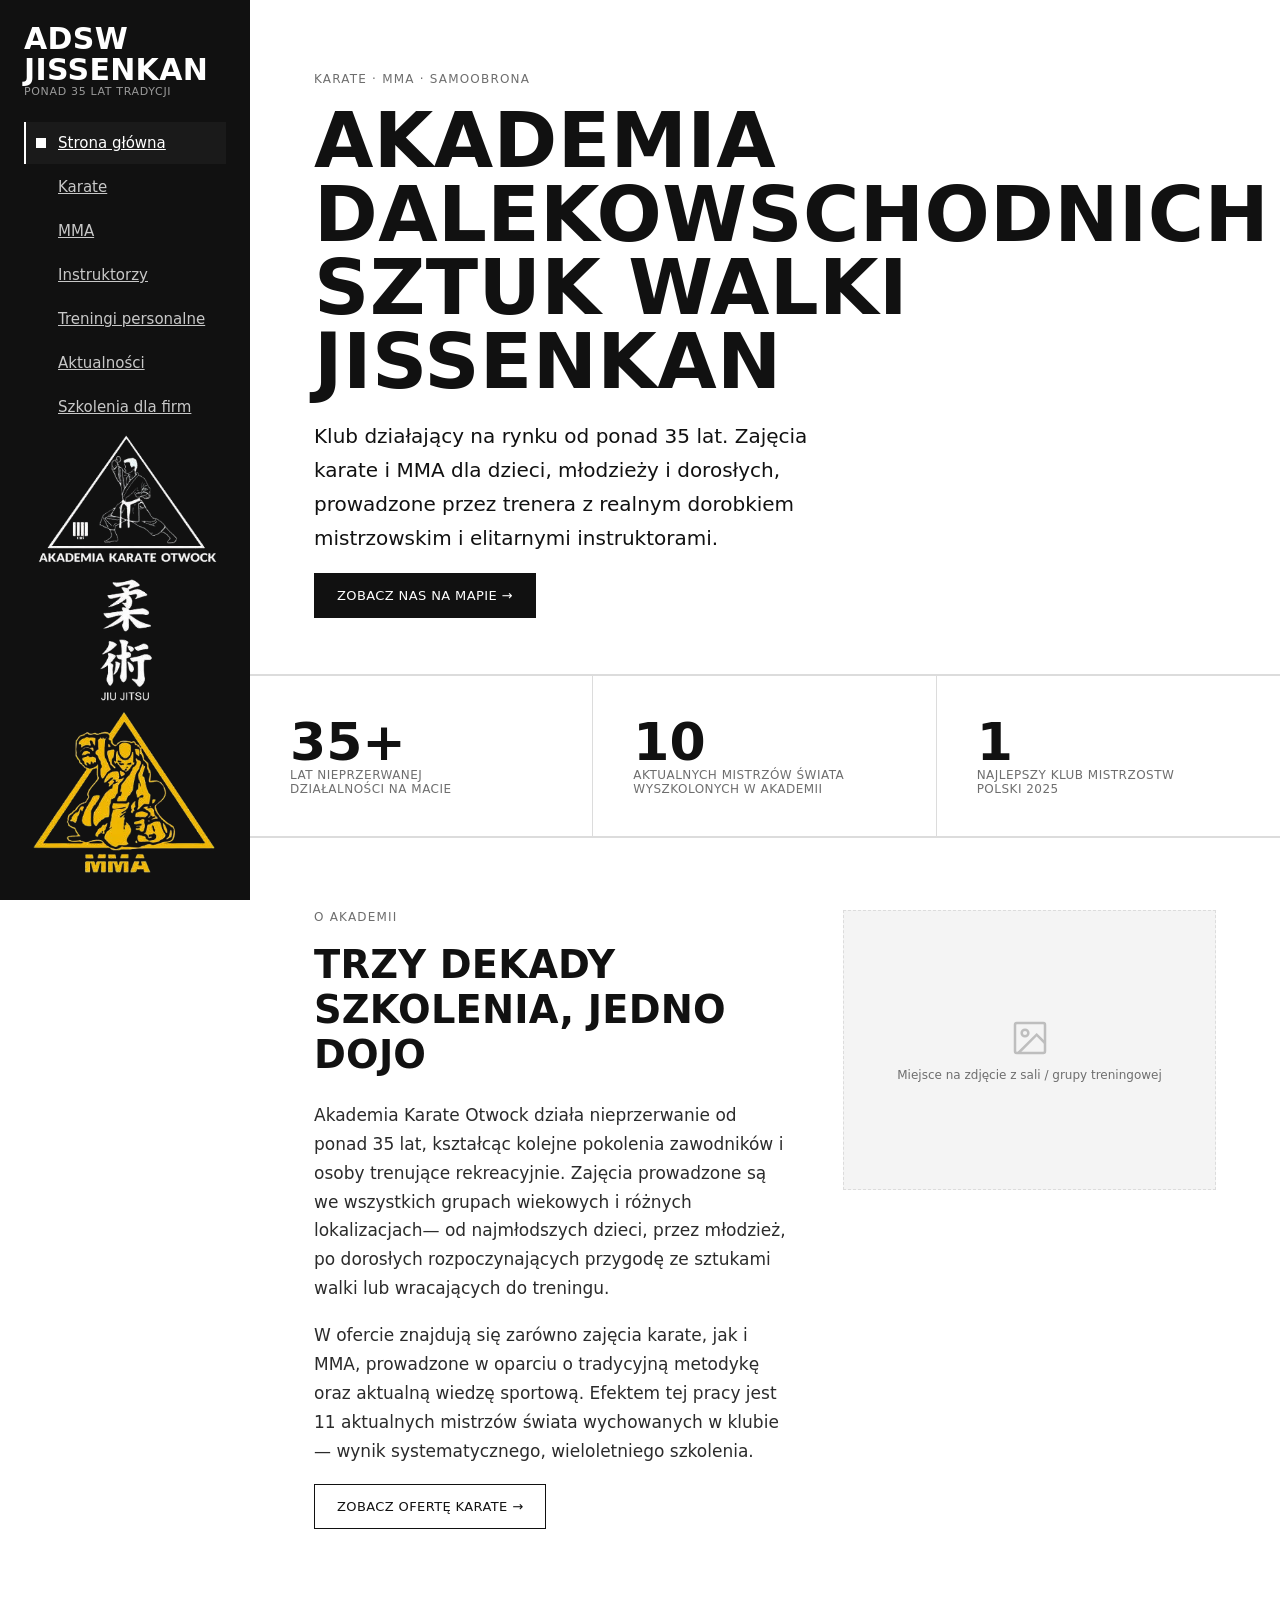
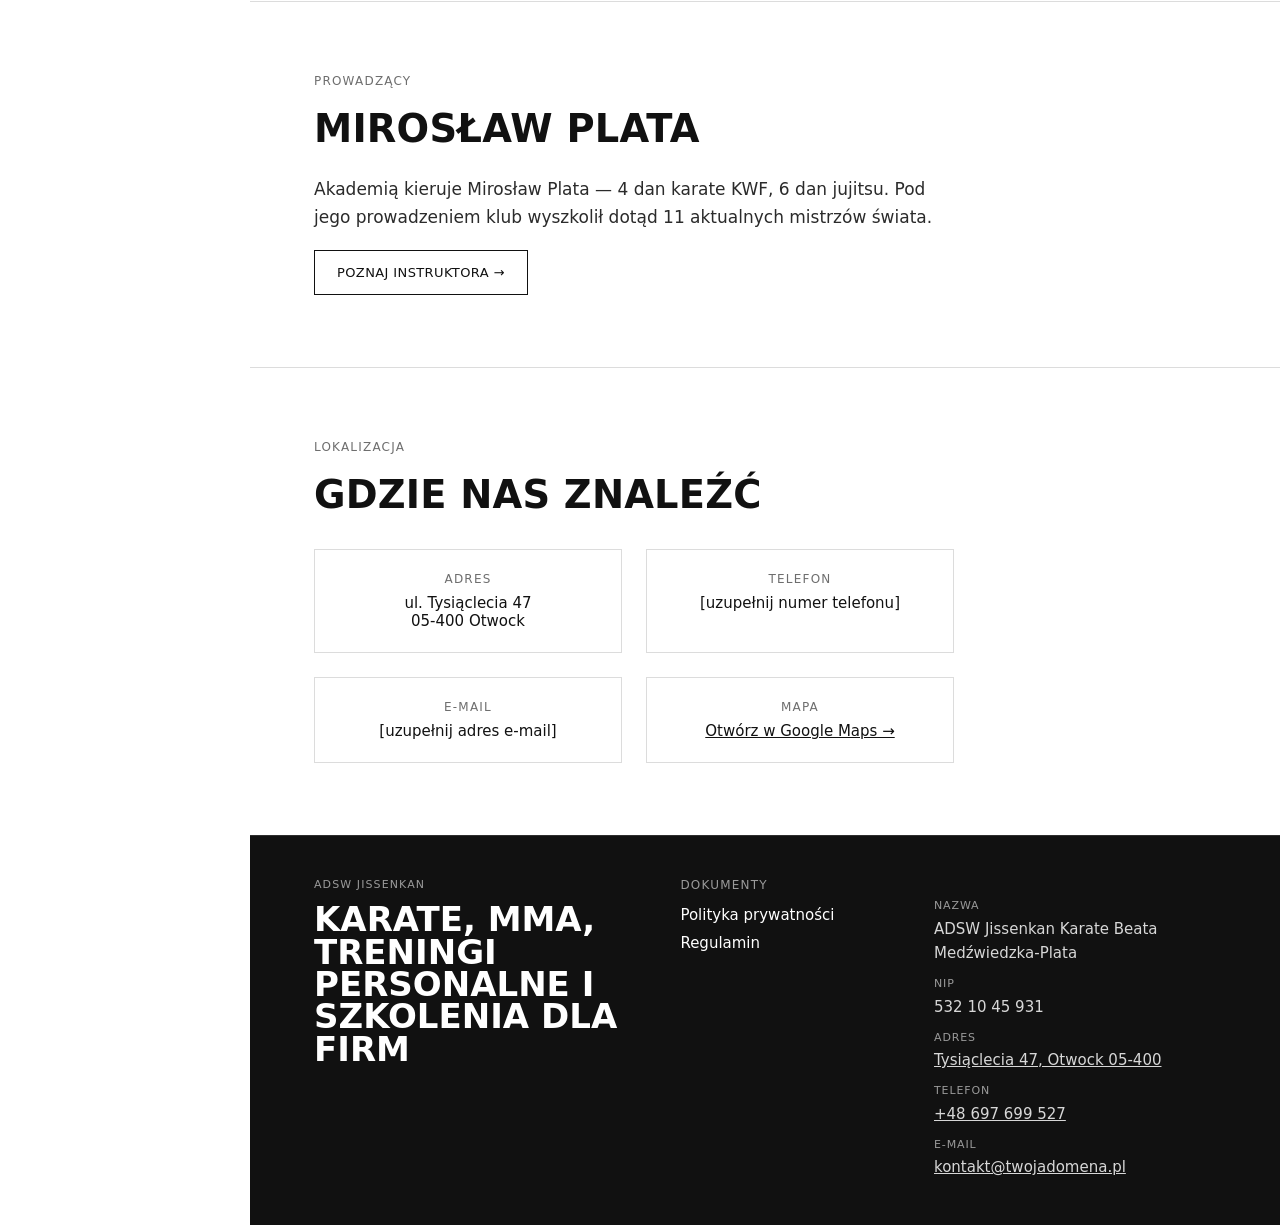
<file: index.html>
<!DOCTYPE html>
<html lang="pl">
<head>
<meta charset="UTF-8">
<meta name="viewport" content="width=device-width, initial-scale=1.0">
<title>ADSW Jissenkan</title>
<link rel="stylesheet" href="style.css">
<link rel="icon" type="image/png" href="pictures/favicon.png">
</head>
<body>

  <div class="mobile-bar">
    <div class="brand-name">ADSW Jissenkan</div>
    <div class="burger" id="burger" aria-label="Otwórz menu"><span></span><span></span><span></span></div>
  </div>

  <nav class="sidebar" id="sidebar">
    <div class="brand">
      <div>
        <div class="brand-name">ADSW<br>Jissenkan</div>
        <div class="brand-sub">Ponad 35 lat tradycji</div>
      </div>
    </div>
    
    <ul class="nav" id="nav">
      <li><a class="nav-item active" href="index.html">
        <svg class="knot" viewBox="0 0 10 10"><rect width="10" height="10" fill="#fff"/></svg>
        Strona główna
      </a></li>
      <li><a class="nav-item" href="karate.html">
        <svg class="knot" viewBox="0 0 10 10"><rect width="10" height="10" fill="#fff"/></svg>
        Karate
      </a></li>
      <li><a class="nav-item" href="mma.html">
        <svg class="knot" viewBox="0 0 10 10"><rect width="10" height="10" fill="#fff"/></svg>
        MMA
      </a></li>
      <li><a class="nav-item" href="instruktorzy.html">
        <svg class="knot" viewBox="0 0 10 10"><rect width="10" height="10" fill="#fff"/></svg>
        Instruktorzy
      </a></li>
      <li><a class="nav-item" href="treningi.html">
        <svg class="knot" viewBox="0 0 10 10"><rect width="10" height="10" fill="#fff"/></svg>
        Treningi personalne
      </a></li>
      <li><a class="nav-item" href="feed.html">
        <svg class="knot" viewBox="0 0 10 10"><rect width="10" height="10" fill="#fff"/></svg>
        Aktualności
      </a></li>
      <li><a class="nav-item" href="szkolenia.html">
        <svg class="knot" viewBox="0 0 10 10"><rect width="10" height="10" fill="#fff"/></svg>
        Szkolenia dla firm
      </a></li>
    </ul>
    <div class="location-logo-panel">
      <img src="pictures/logo_double.png" alt="Akademia Karate Otwock logo karate, jiu jitsu i mma">
    </div>
  </nav>

  <main class="main">

    <section class="hero-top">
      <div class="eyebrow">Karate · MMA · Samoobrona</div>
      <h1>Akademia Dalekowschodnich Sztuk Walki<br>Jissenkan</h1>
      <p class="lede">Klub działający na rynku od ponad 35 lat. Zajęcia karate i MMA dla dzieci, młodzieży i dorosłych, prowadzone przez trenera z realnym dorobkiem mistrzowskim i elitarnymi instruktorami.</p>
      <a class="btn" href="https://maps.app.goo.gl/dUwztaVDWudaustp6" target="_blank" rel="noopener">Zobacz nas na mapie →</a>
    </section>

    <section class="stats">
      <div class="stat">
        <div class="stat-value">35+</div>
        <div class="stat-label">Lat nieprzerwanej działalności na macie</div>
      </div>
      <div class="stat">
        <div class="stat-value">10</div>
        <div class="stat-label">Aktualnych mistrzów świata wyszkolonych w Akademii</div>
      </div>
      <div class="stat">
        <div class="stat-value">1</div>
        <div class="stat-label">Najlepszy klub mistrzostw Polski 2025</div>
      </div>
    </section>

    <section>
      <div class="two-col">
        <div class="col-text">
          <div class="eyebrow">O Akademii</div>
          <h2>Trzy dekady szkolenia, jedno dojo</h2>
          <p>Akademia Karate Otwock działa nieprzerwanie od ponad 35 lat, kształcąc kolejne pokolenia zawodników i osoby trenujące rekreacyjnie. Zajęcia prowadzone są we wszystkich grupach wiekowych i różnych lokalizacjach— od najmłodszych dzieci, przez młodzież, po dorosłych rozpoczynających przygodę ze sztukami walki lub wracających do treningu.</p>
          <p>W ofercie znajdują się zarówno zajęcia karate, jak i MMA, prowadzone w oparciu o tradycyjną metodykę oraz aktualną wiedzę sportową. Efektem tej pracy jest 11 aktualnych mistrzów świata wychowanych w klubie — wynik systematycznego, wieloletniego szkolenia.</p>
          <a class="btn btn-outline" href="karate.html">Zobacz ofertę karate →</a>
        </div>
        <div class="col-media">
          <div class="placeholder-img">
            <svg viewBox="0 0 24 24" fill="none" stroke="currentColor" stroke-width="1.5"><rect x="3" y="3" width="18" height="18" rx="1"/><circle cx="9" cy="9" r="2"/><path d="M21 15l-5-5L5 21"/></svg>
            <span>Miejsce na zdjęcie z sali / grupy treningowej</span>
          </div>
        </div>
      </div>
    </section>

    <section>
      <div class="eyebrow">Prowadzący</div>
      <h2>Mirosław Plata</h2>
      <p>Akademią kieruje Mirosław Plata — 4 dan karate KWF, 6 dan jujitsu. Pod jego prowadzeniem klub wyszkolił dotąd 11 aktualnych mistrzów świata.</p>
      <a class="btn btn-outline" href="instruktorzy.html">Poznaj instruktora →</a>
    </section>

    <section>
      <div class="eyebrow">Lokalizacja</div>
      <h2>Gdzie nas znaleźć</h2>
      <div class="location-layout">

        <div class="location-content">
          <div class="contact-grid">
            <div class="contact-item">
              <div class="eyebrow">Adres</div>
              <div class="value">ul. Tysiąclecia 47<br>05-400 Otwock</div>
            </div>
            <div class="contact-item">
              <div class="eyebrow">Telefon</div>
              <div class="value">[uzupełnij numer telefonu]</div>
            </div>
            <div class="contact-item">
              <div class="eyebrow">E-mail</div>
              <div class="value">[uzupełnij adres e-mail]</div>
            </div>
            <div class="contact-item">
              <div class="eyebrow">Mapa</div>
              <div class="value"><a href="https://maps.app.goo.gl/dUwztaVDWudaustp6" target="_blank" rel="noopener">Otwórz w Google Maps →</a></div>
            </div>
          </div>
        </div>
      </div>
    </section>

  </main>

  <footer class="site-footer">
    <div class="site-footer-inner">
      <div>
        <div class="site-footer-eyebrow">ADSW Jissenkan</div>
        <div class="site-footer-title">Karate, MMA, treningi personalne i szkolenia dla firm</div>
      </div>
      <div>
        <div class="site-footer-heading">Dokumenty</div>
        <div class="site-footer-links">
          <a class="site-footer-link" href="polityka-prywatnosci.html">Polityka prywatności</a>
          <a class="site-footer-link" href="#">Regulamin</a>
        </div>
      </div>
      <div>
        <br>
        <div class="site-footer-data">
          <div class="site-footer-data-item"><span>Nazwa</span>ADSW Jissenkan Karate Beata Medźwiedzka-Plata</div>
          <div class="site-footer-data-item"><span>NIP</span>532 10 45 931</div>
          <div class="site-footer-data-item"><span>Adres</span><a href="https://maps.app.goo.gl/dUwztaVDWudaustp6">Tysiąclecia 47, Otwock 05-400</a></div>
          <div class="site-footer-data-item"><span>Telefon</span><a href="tel:+48697699527">+48 697 699 527</a></div>
          <div class="site-footer-data-item"><span>E-mail</span><a href="mailto:kontakt@twojadomena.pl">kontakt@twojadomena.pl</a></div>
        </div>
      </div>
    </div>
  </footer>

<script src="script.js"></script>
</body>
</html>
</file>
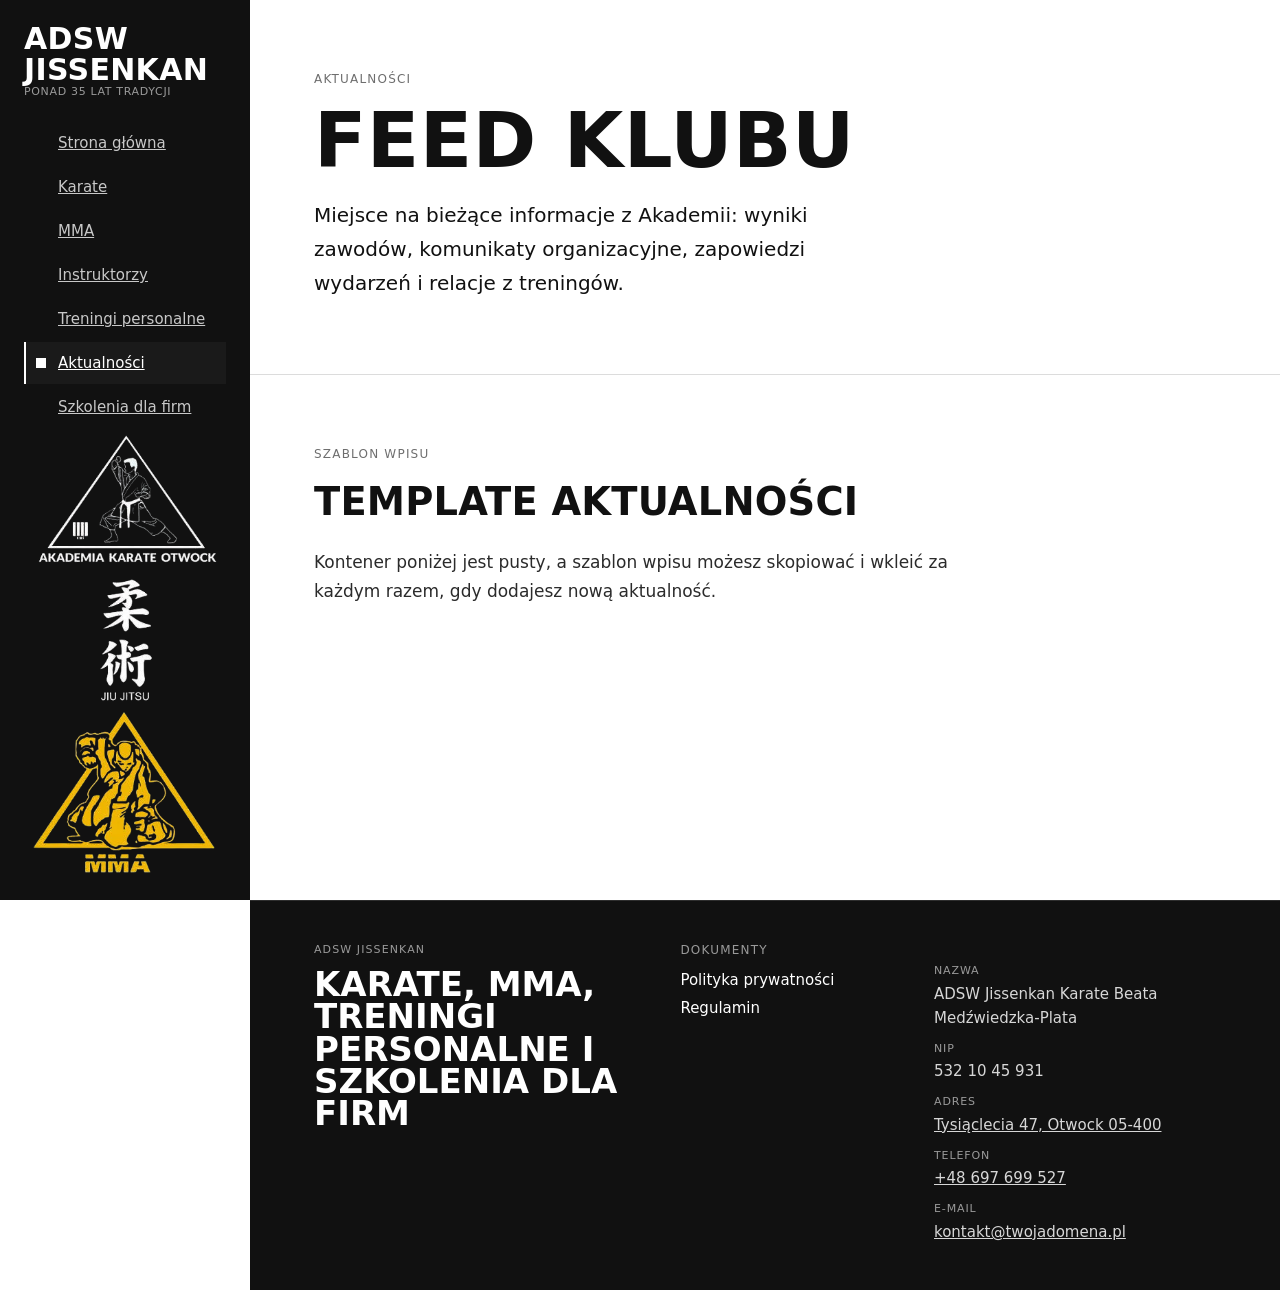
<file: feed.html>
<!DOCTYPE html>
<html lang="pl">
<head>
<meta charset="UTF-8">
<meta name="viewport" content="width=device-width, initial-scale=1.0">
<title>Aktualności — ADSW Jissenkan</title>
<link rel="stylesheet" href="style.css">
<link rel="icon" type="image/png" href="pictures/favicon.png">
</head>
<body>

  <div class="mobile-bar">
    <div class="brand-name">ADSW Jissenkan</div>
    <div class="burger" id="burger" aria-label="Otwórz menu"><span></span><span></span><span></span></div>
  </div>

  <nav class="sidebar" id="sidebar">
    <div class="brand">
      <div>
        <div class="brand-name">ADSW<br>Jissenkan</div>
        <div class="brand-sub">Ponad 35 lat tradycji</div>
      </div>
    </div>

    <ul class="nav" id="nav">
      <li><a class="nav-item" href="index.html">
        <svg class="knot" viewBox="0 0 10 10"><rect width="10" height="10" fill="#fff"/></svg>
        Strona główna
      </a></li>
      <li><a class="nav-item" href="karate.html">
        <svg class="knot" viewBox="0 0 10 10"><rect width="10" height="10" fill="#fff"/></svg>
        Karate
      </a></li>
      <li><a class="nav-item" href="mma.html">
        <svg class="knot" viewBox="0 0 10 10"><rect width="10" height="10" fill="#fff"/></svg>
        MMA
      </a></li>
      <li><a class="nav-item" href="instruktorzy.html">
        <svg class="knot" viewBox="0 0 10 10"><rect width="10" height="10" fill="#fff"/></svg>
        Instruktorzy
      </a></li>
      <li><a class="nav-item" href="treningi.html">
        <svg class="knot" viewBox="0 0 10 10"><rect width="10" height="10" fill="#fff"/></svg>
        Treningi personalne
      </a></li>
      <li><a class="nav-item active" href="feed.html">
        <svg class="knot" viewBox="0 0 10 10"><rect width="10" height="10" fill="#fff"/></svg>
        Aktualności
      </a></li>
      <li><a class="nav-item" href="szkolenia.html">
        <svg class="knot" viewBox="0 0 10 10"><rect width="10" height="10" fill="#fff"/></svg>
        Szkolenia dla firm
      </a></li>
    </ul>

    <div class="location-logo-panel">
      <img src="pictures/logo_double.png" alt="Akademia Karate Otwock logo karate, jiu jitsu i mma">
    </div>
  </nav>

  <main class="main">

    <section class="hero-top">
      <div class="eyebrow">Aktualności</div>
      <h1>Feed klubu</h1>
      <p class="lede">Miejsce na bieżące informacje z Akademii: wyniki zawodów, komunikaty organizacyjne, zapowiedzi wydarzeń i relacje z treningów.</p>
    </section>

    <section>
      <div class="eyebrow">Szablon wpisu</div>
      <h2>Template aktualności</h2>
      <p>Kontener poniżej jest pusty, a szablon wpisu możesz skopiować i wkleić za każdym razem, gdy dodajesz nową aktualność.</p>

      <template id="news-item-template">
        <article class="news-card">
          <div class="news-date">[Data]</div>
          <h3 class="news-title">[Tytuł aktualności]</h3>
          <p class="news-excerpt">[Krótki opis aktualności]</p>
        </article>
      </template>

      <div class="news-feed" id="news-feed"></div>
    </section>

  </main>

  <footer class="site-footer">
    <div class="site-footer-inner">
      <div>
        <div class="site-footer-eyebrow">ADSW Jissenkan</div>
        <div class="site-footer-title">Karate, MMA, treningi personalne i szkolenia dla firm</div>
      </div>
      <div>
        <div class="site-footer-heading">Dokumenty</div>
        <div class="site-footer-links">
          <a class="site-footer-link" href="polityka-prywatnosci.html">Polityka prywatności</a>
          <a class="site-footer-link" href="#">Regulamin</a>
        </div>
      </div>
      <div>
        <br>
        <div class="site-footer-data">
          <div class="site-footer-data-item"><span>Nazwa</span>ADSW Jissenkan Karate Beata Medźwiedzka-Plata</div>
          <div class="site-footer-data-item"><span>NIP</span>532 10 45 931</div>
          <div class="site-footer-data-item"><span>Adres</span><a href="https://maps.app.goo.gl/dUwztaVDWudaustp6">Tysiąclecia 47, Otwock 05-400</a></div>
          <div class="site-footer-data-item"><span>Telefon</span><a href="tel:+48697699527">+48 697 699 527</a></div>
          <div class="site-footer-data-item"><span>E-mail</span><a href="mailto:kontakt@twojadomena.pl">kontakt@twojadomena.pl</a></div>
        </div>
      </div>
    </div>
  </footer>

<script src="script.js"></script>
</body>
</html>
</file>
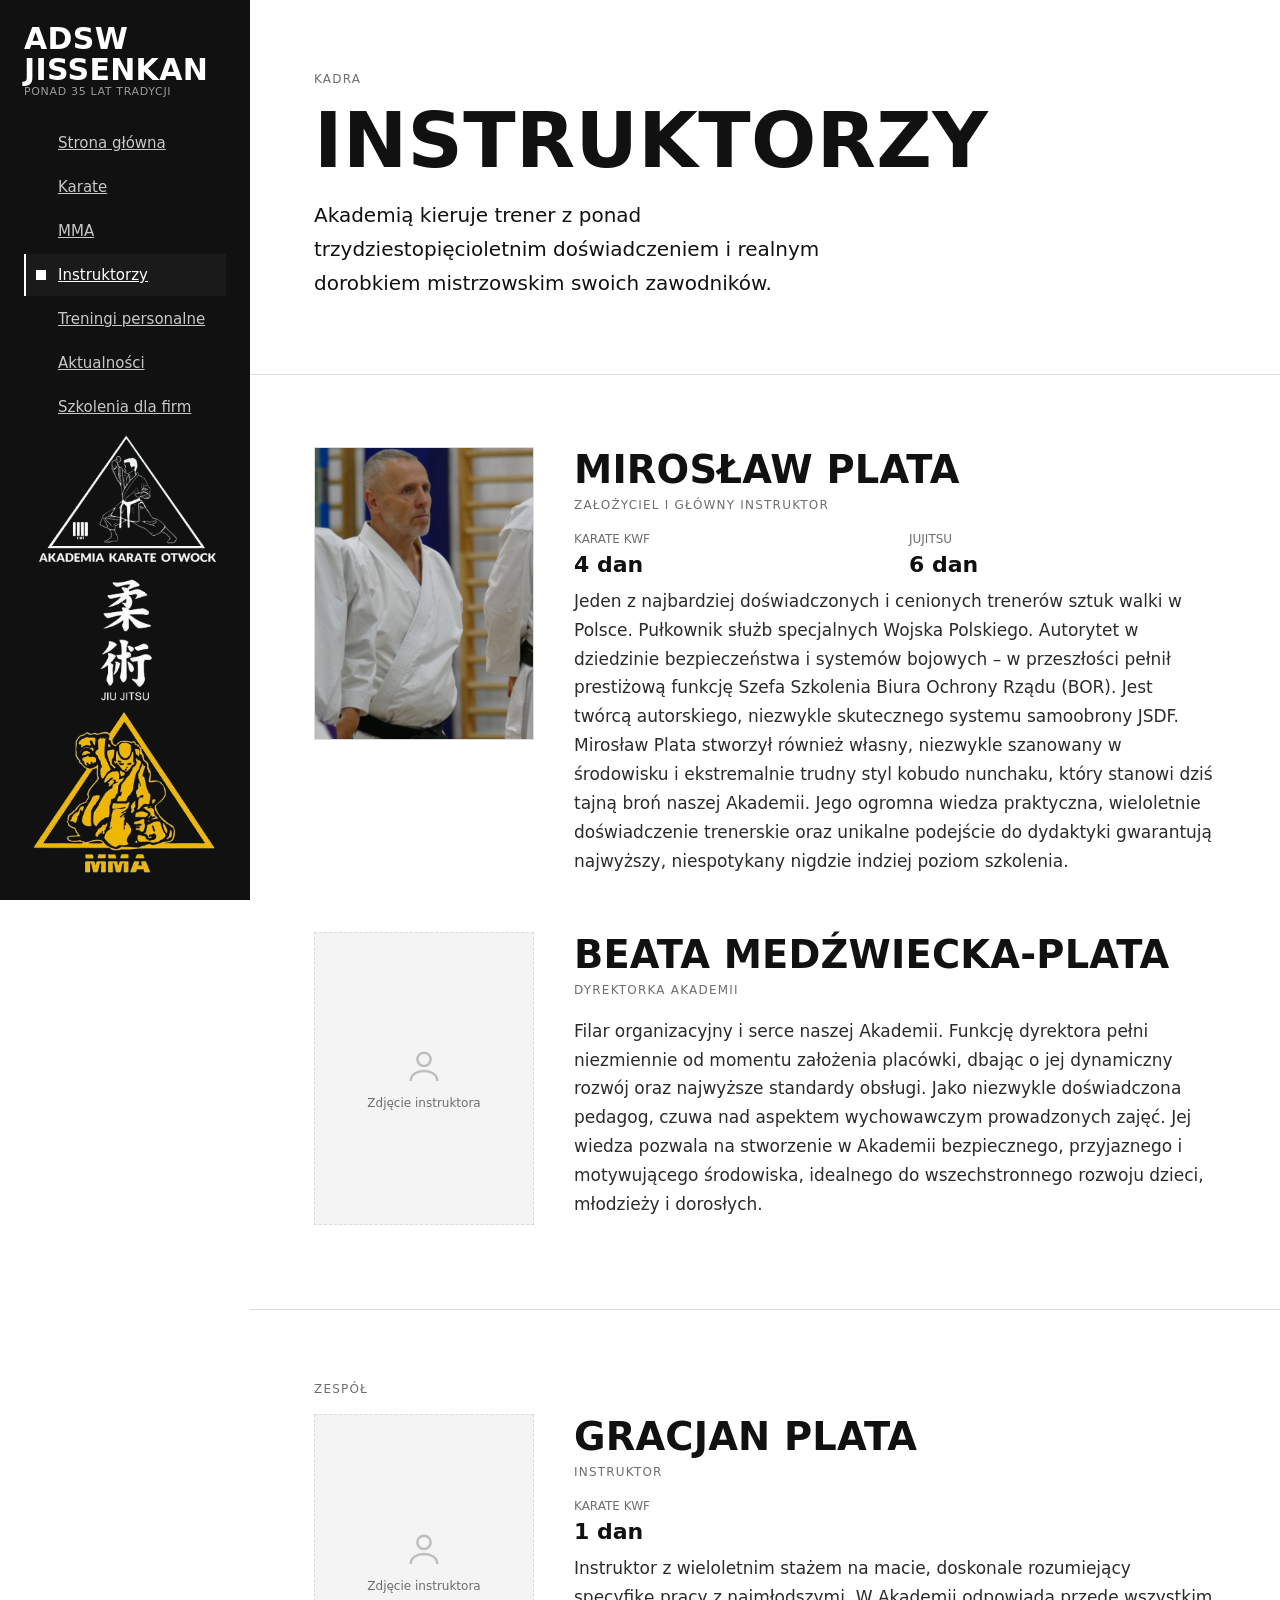
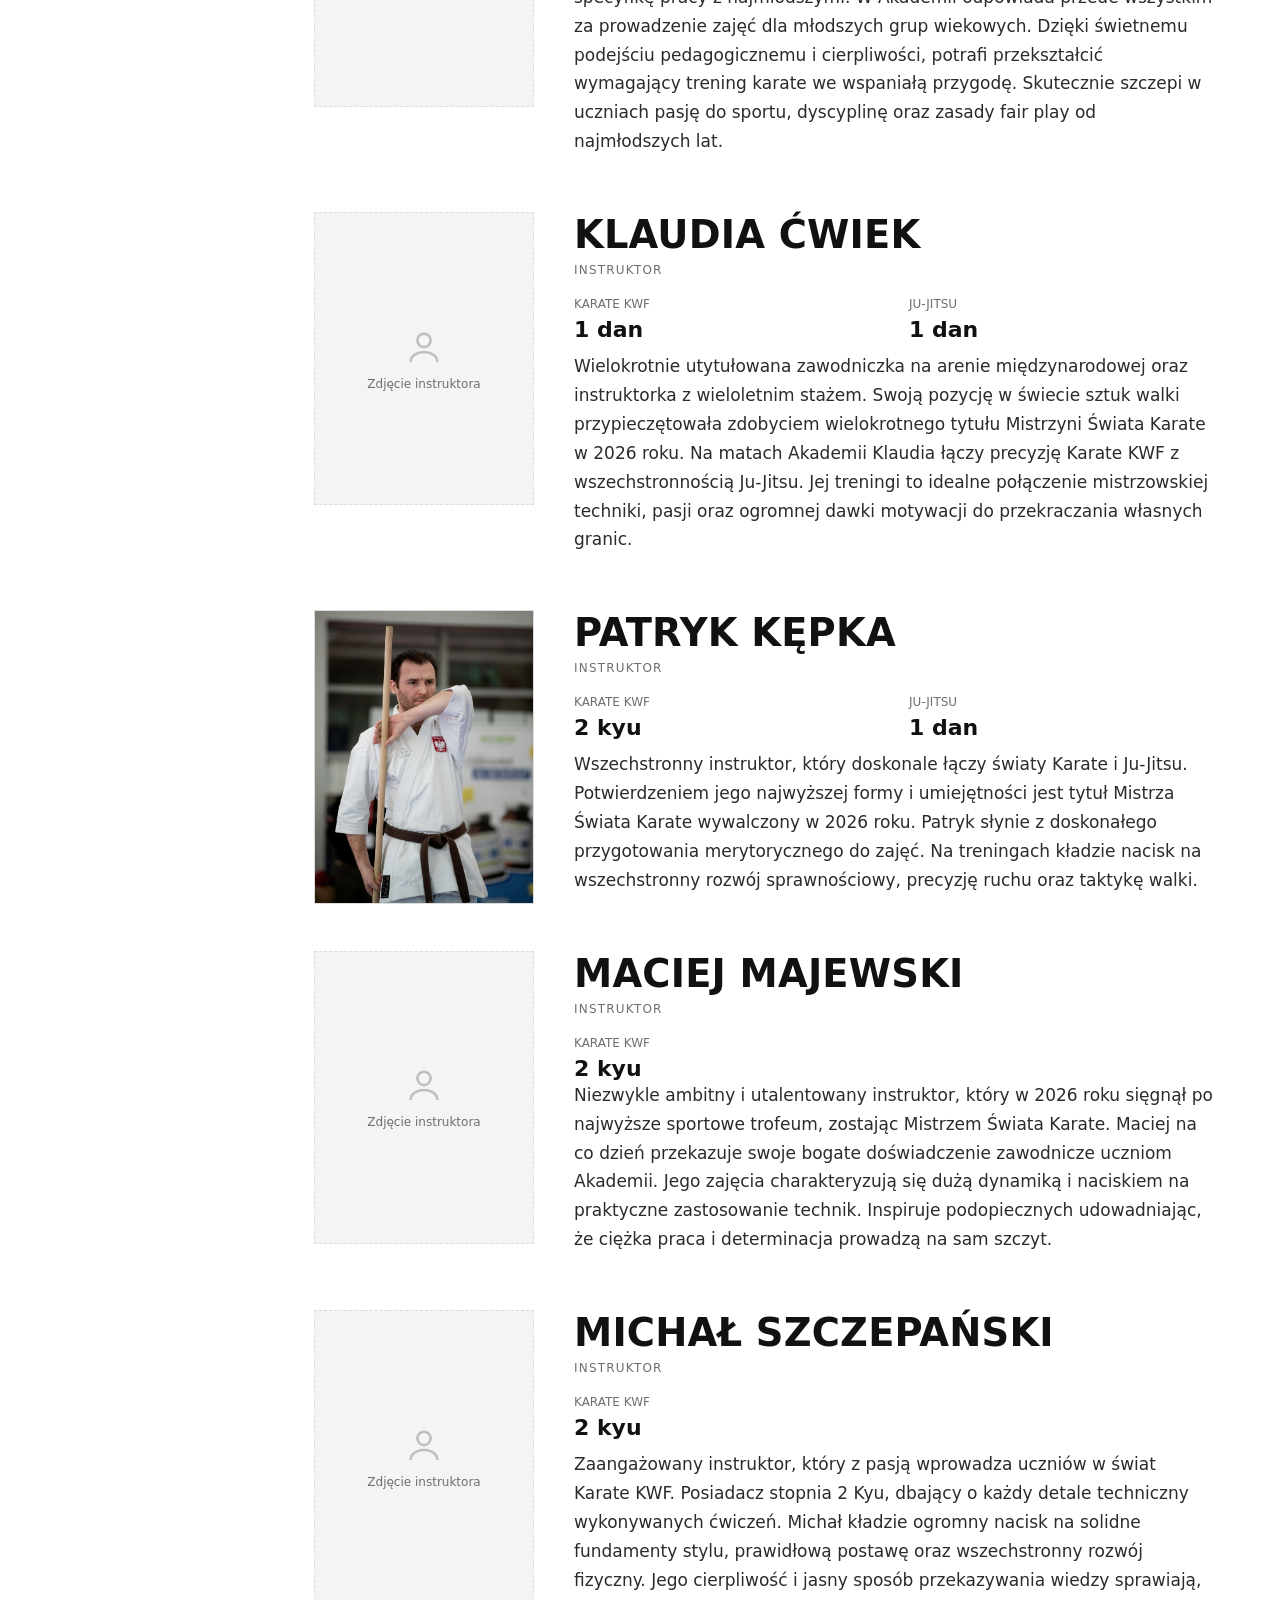
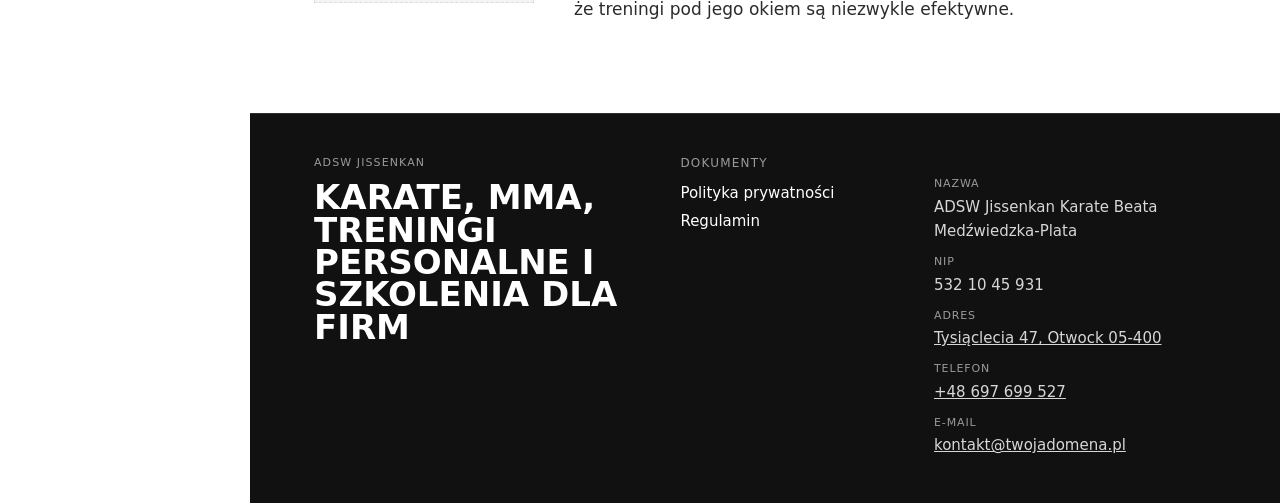
<file: instruktorzy.html>
<!DOCTYPE html>
<html lang="pl">
<head>
<meta charset="UTF-8">
<meta name="viewport" content="width=device-width, initial-scale=1.0">
<title>Instruktorzy — ADSW Jissenkan</title>
<link rel="stylesheet" href="style.css">
<link rel="icon" type="image/png" href="pictures/favicon.png">
</head>
<body>

  <div class="mobile-bar">
    <div class="brand-name">ADSW Jissenkan</div>
    <div class="burger" id="burger" aria-label="Otwórz menu"><span></span><span></span><span></span></div>
  </div>

  <nav class="sidebar" id="sidebar">
    <div class="brand">
      <div>
        <div class="brand-name">ADSW<br>Jissenkan</div>
        <div class="brand-sub">Ponad 35 lat tradycji</div>
      </div>
    </div>

    <ul class="nav" id="nav">
      <li><a class="nav-item" href="index.html">
        <svg class="knot" viewBox="0 0 10 10"><rect width="10" height="10" fill="#fff"/></svg>
        Strona główna
      </a></li>
      <li><a class="nav-item" href="karate.html">
        <svg class="knot" viewBox="0 0 10 10"><rect width="10" height="10" fill="#fff"/></svg>
        Karate
      </a></li>
      <li><a class="nav-item" href="mma.html">
        <svg class="knot" viewBox="0 0 10 10"><rect width="10" height="10" fill="#fff"/></svg>
        MMA
      </a></li>
      <li><a class="nav-item active" href="instruktorzy.html">
        <svg class="knot" viewBox="0 0 10 10"><rect width="10" height="10" fill="#fff"/></svg>
        Instruktorzy
      </a></li>
      <li><a class="nav-item" href="treningi.html">
        <svg class="knot" viewBox="0 0 10 10"><rect width="10" height="10" fill="#fff"/></svg>
        Treningi personalne
      </a></li>
      <li><a class="nav-item" href="feed.html">
        <svg class="knot" viewBox="0 0 10 10"><rect width="10" height="10" fill="#fff"/></svg>
        Aktualności
      </a></li>
      <li><a class="nav-item" href="szkolenia.html">
        <svg class="knot" viewBox="0 0 10 10"><rect width="10" height="10" fill="#fff"/></svg>
        Szkolenia dla firm
      </a></li>
    </ul>
    <div class="location-logo-panel">
      <img src="pictures/logo_double.png" alt="Akademia Karate Otwock logo karate, jiu jitsu i mma">
    </div>
  </nav>

  <main class="main">

    <section class="hero-top">
      <div class="eyebrow">Kadra</div>
      <h1>Instruktorzy</h1>
      <p class="lede">Akademią kieruje trener z ponad trzydziestopięcioletnim doświadczeniem i realnym dorobkiem mistrzowskim swoich zawodników.</p>
    </section>

    <section>
      <div class="instructor-card">
        <div class="col-media">
          <img src="pictures/sensei_miro.jpg" alt="Mirosław Plata" style="width:100%; aspect-ratio:3/4; object-fit:cover; border:1px solid var(--line);">
        </div>
        <div class="col-text">
          <h2 style="margin-bottom:6px;">Mirosław Plata</h2>
          <div class="eyebrow" style="margin-bottom:20px;">Założyciel i główny instruktor</div>

          <div class="dan-row">
            <div class="dan-block">
              <div class="dan-title">Karate KWF</div>
              <div class="dan-value">4 dan</div>
            </div>
            <div class="dan-block">
              <div class="dan-title">Jujitsu</div>
              <div class="dan-value">6 dan</div>
            </div>
          </div>

          <p>Jeden z najbardziej doświadczonych i cenionych trenerów sztuk walki w Polsce. Pułkownik służb specjalnych Wojska Polskiego. Autorytet w dziedzinie bezpieczeństwa i systemów bojowych – w przeszłości pełnił prestiżową funkcję Szefa Szkolenia Biura Ochrony Rządu (BOR). Jest twórcą autorskiego, niezwykle skutecznego systemu samoobrony JSDF.
          Mirosław Plata stworzył również własny, niezwykle szanowany w środowisku i ekstremalnie trudny styl kobudo nunchaku, który stanowi dziś tajną broń naszej Akademii. Jego ogromna wiedza praktyczna, wieloletnie doświadczenie trenerskie oraz unikalne podejście do dydaktyki gwarantują najwyższy, niespotykany nigdzie indziej poziom szkolenia.</p>
        </div>
      </div>
      <br><br>
      <div class="instructor-card">
        <div class="col-media">
          <div class="placeholder-img" style="aspect-ratio:3/4;">
            <svg viewBox="0 0 24 24" fill="none" stroke="currentColor" stroke-width="1.5"><circle cx="12" cy="8" r="4"/><path d="M4 21c0-4 4-6 8-6s8 2 8 6"/></svg>
            <span>Zdjęcie instruktora</span>
          </div>
        </div>
        <div class="col-text">
          <h2 style="margin-bottom:6px;">Beata Medźwiecka-Plata</h2>
          <div class="eyebrow" style="margin-bottom:20px;">Dyrektorka Akademii</div>

          <p>Filar organizacyjny i serce naszej Akademii. Funkcję dyrektora pełni niezmiennie od momentu założenia placówki, dbając o jej dynamiczny rozwój oraz najwyższe standardy obsługi. Jako niezwykle doświadczona pedagog, czuwa nad aspektem wychowawczym prowadzonych zajęć. Jej wiedza pozwala na stworzenie w Akademii bezpiecznego, przyjaznego i motywującego środowiska, idealnego do wszechstronnego rozwoju dzieci, młodzieży i dorosłych.</p>
        </div>
      </div>
    </section>

    <section>
      <div class="eyebrow">Zespół</div>
       <div class="instructor-card">
        <div class="col-media">
          <div class="placeholder-img" style="aspect-ratio:3/4;">
            <svg viewBox="0 0 24 24" fill="none" stroke="currentColor" stroke-width="1.5"><circle cx="12" cy="8" r="4"/><path d="M4 21c0-4 4-6 8-6s8 2 8 6"/></svg>
            <span>Zdjęcie instruktora</span>
          </div>
         
        </div>
        <div class="col-text">
          <h2 style="margin-bottom:6px;">Gracjan Plata</h2>
          <div class="eyebrow" style="margin-bottom:20px;">Instruktor</div>
           <div class="dan-row">
            <div class="dan-block">
              <div class="dan-title">Karate KWF</div>
              <div class="dan-value">1 dan</div>
            </div>
          </div>

          <p>Instruktor z wieloletnim stażem na macie, doskonale rozumiejący specyfikę pracy z najmłodszymi. W Akademii odpowiada przede wszystkim za prowadzenie zajęć dla młodszych grup wiekowych. Dzięki świetnemu podejściu pedagogicznemu i cierpliwości, potrafi przekształcić wymagający trening karate we wspaniałą przygodę. Skutecznie szczepi w uczniach pasję do sportu, dyscyplinę oraz zasady fair play od najmłodszych lat.</p>
        </div>
      </div>
      <br><br>
       <div class="instructor-card">
        <div class="col-media">
          <div class="placeholder-img" style="aspect-ratio:3/4;">
            <svg viewBox="0 0 24 24" fill="none" stroke="currentColor" stroke-width="1.5"><circle cx="12" cy="8" r="4"/><path d="M4 21c0-4 4-6 8-6s8 2 8 6"/></svg>
            <span>Zdjęcie instruktora</span>
          </div>
          
        </div>
        <div class="col-text">
          <h2 style="margin-bottom:6px;">Klaudia Ćwiek</h2>
          <div class="eyebrow" style="margin-bottom:20px;">Instruktor</div>
          <div class="dan-row">
            <div class="dan-block">
              <div class="dan-title">Karate KWF</div>
              <div class="dan-value">1 dan</div>
            </div>
            <div class="dan-block">
              <div class="dan-title">Ju-Jitsu</div>
              <div class="dan-value">1 dan</div>
            </div></A>
          </div>
          <p>Wielokrotnie utytułowana zawodniczka na arenie międzynarodowej oraz instruktorka z wieloletnim stażem. Swoją pozycję w świecie sztuk walki przypieczętowała zdobyciem wielokrotnego tytułu Mistrzyni Świata Karate w 2026 roku. Na matach Akademii Klaudia łączy precyzję Karate KWF z wszechstronnością Ju-Jitsu. Jej treningi to idealne połączenie mistrzowskiej techniki, pasji oraz ogromnej dawki motywacji do przekraczania własnych granic.</p>
        </div>
      </div>
      <br><br>
       <div class="instructor-card">
        <div class="col-media">
          <img src="pictures/patryk.jpg" alt="Patryk Kępka podczas turnieju" style="width:100%; aspect-ratio:3/4; object-fit:cover; border:1px solid var(--line);">
          
        </div>
        <div class="col-text">
          <h2 style="margin-bottom:6px;">Patryk Kępka</h2>
          <div class="eyebrow" style="margin-bottom:20px;">Instruktor</div>
          <div class="dan-row">
            <div class="dan-block">
              <div class="dan-title">Karate KWF</div>
              <div class="dan-value">2 kyu</div>
            </div>
            <div class="dan-block">
              <div class="dan-title">Ju-Jitsu</div>
              <div class="dan-value">1 dan</div>
            </div>
          </div>

          <p>Wszechstronny instruktor, który doskonale łączy światy Karate i Ju-Jitsu. Potwierdzeniem jego najwyższej formy i umiejętności jest tytuł Mistrza Świata Karate wywalczony w 2026 roku. Patryk słynie z doskonałego przygotowania merytorycznego do zajęć. Na treningach kładzie nacisk na wszechstronny rozwój sprawnościowy, precyzję ruchu oraz taktykę walki.</p>
        </div>
      </div>
      <br><br>
       <div class="instructor-card">
        <div class="col-media">
          <div class="placeholder-img" style="aspect-ratio:3/4;">
            <svg viewBox="0 0 24 24" fill="none" stroke="currentColor" stroke-width="1.5"><circle cx="12" cy="8" r="4"/><path d="M4 21c0-4 4-6 8-6s8 2 8 6"/></svg>
            <span>Zdjęcie instruktora</span>
          </div>
          
        </div>
        <div class="col-text">
          <h2 style="margin-bottom:6px;">Maciej Majewski</h2>
          <div class="eyebrow" style="margin-bottom:20px;">Instruktor</div>
          <div class="dan-block">
            <div class="dan-title">Karate KWF</div>
            <div class="dan-value">2 kyu</div>
          </div>

          <p>Niezwykle ambitny i utalentowany instruktor, który w 2026 roku sięgnął po najwyższe sportowe trofeum, zostając Mistrzem Świata Karate. Maciej na co dzień przekazuje swoje bogate doświadczenie zawodnicze uczniom Akademii. Jego zajęcia charakteryzują się dużą dynamiką i naciskiem na praktyczne zastosowanie technik. Inspiruje podopiecznych udowadniając, że ciężka praca i determinacja prowadzą na sam szczyt.</p>
        </div>
      </div>
      <br><br>
       <div class="instructor-card">
        <div class="col-media">
          <div class="placeholder-img" style="aspect-ratio:3/4;">
            <svg viewBox="0 0 24 24" fill="none" stroke="currentColor" stroke-width="1.5"><circle cx="12" cy="8" r="4"/><path d="M4 21c0-4 4-6 8-6s8 2 8 6"/></svg>
            <span>Zdjęcie instruktora</span>
          </div>
          
        </div>
        <div class="col-text">
          <h2 style="margin-bottom:6px;">Michał Szczepański</h2>
          <div class="eyebrow" style="margin-bottom:20px;">Instruktor</div>
          <div class="dan-row">
            <div class="dan-block">
              <div class="dan-title">Karate KWF</div>
              <div class="dan-value">2 kyu</div>
            </div>
          </div>  

          <p>Zaangażowany instruktor, który z pasją wprowadza uczniów w świat Karate KWF. Posiadacz stopnia 2 Kyu, dbający o każdy detale techniczny wykonywanych ćwiczeń. Michał kładzie ogromny nacisk na solidne fundamenty stylu, prawidłową postawę oraz wszechstronny rozwój fizyczny. Jego cierpliwość i jasny sposób przekazywania wiedzy sprawiają, że treningi pod jego okiem są niezwykle efektywne.</p>
        </div>
      </div>
    </section>

  </main>

  <footer class="site-footer">
    <div class="site-footer-inner">
      <div>
        <div class="site-footer-eyebrow">ADSW Jissenkan</div>
        <div class="site-footer-title">Karate, MMA, treningi personalne i szkolenia dla firm</div>
      </div>
      <div>
        <div class="site-footer-heading">Dokumenty</div>
        <div class="site-footer-links">
          <a class="site-footer-link" href="polityka-prywatnosci.html">Polityka prywatności</a>
          <a class="site-footer-link" href="#">Regulamin</a>
        </div>
      </div>
      <div>
        <br>
        <div class="site-footer-data">
          <div class="site-footer-data-item"><span>Nazwa</span>ADSW Jissenkan Karate Beata Medźwiedzka-Plata</div>
          <div class="site-footer-data-item"><span>NIP</span>532 10 45 931</div>
          <div class="site-footer-data-item"><span>Adres</span><a href="https://maps.app.goo.gl/dUwztaVDWudaustp6">Tysiąclecia 47, Otwock 05-400</a></div>
          <div class="site-footer-data-item"><span>Telefon</span><a href="tel:+48697699527">+48 697 699 527</a></div>
          <div class="site-footer-data-item"><span>E-mail</span><a href="mailto:kontakt@twojadomena.pl">kontakt@twojadomena.pl</a></div>
        </div>
      </div>
    </div>
  </footer>

<script src="script.js"></script>
</body>
</html>
</file>
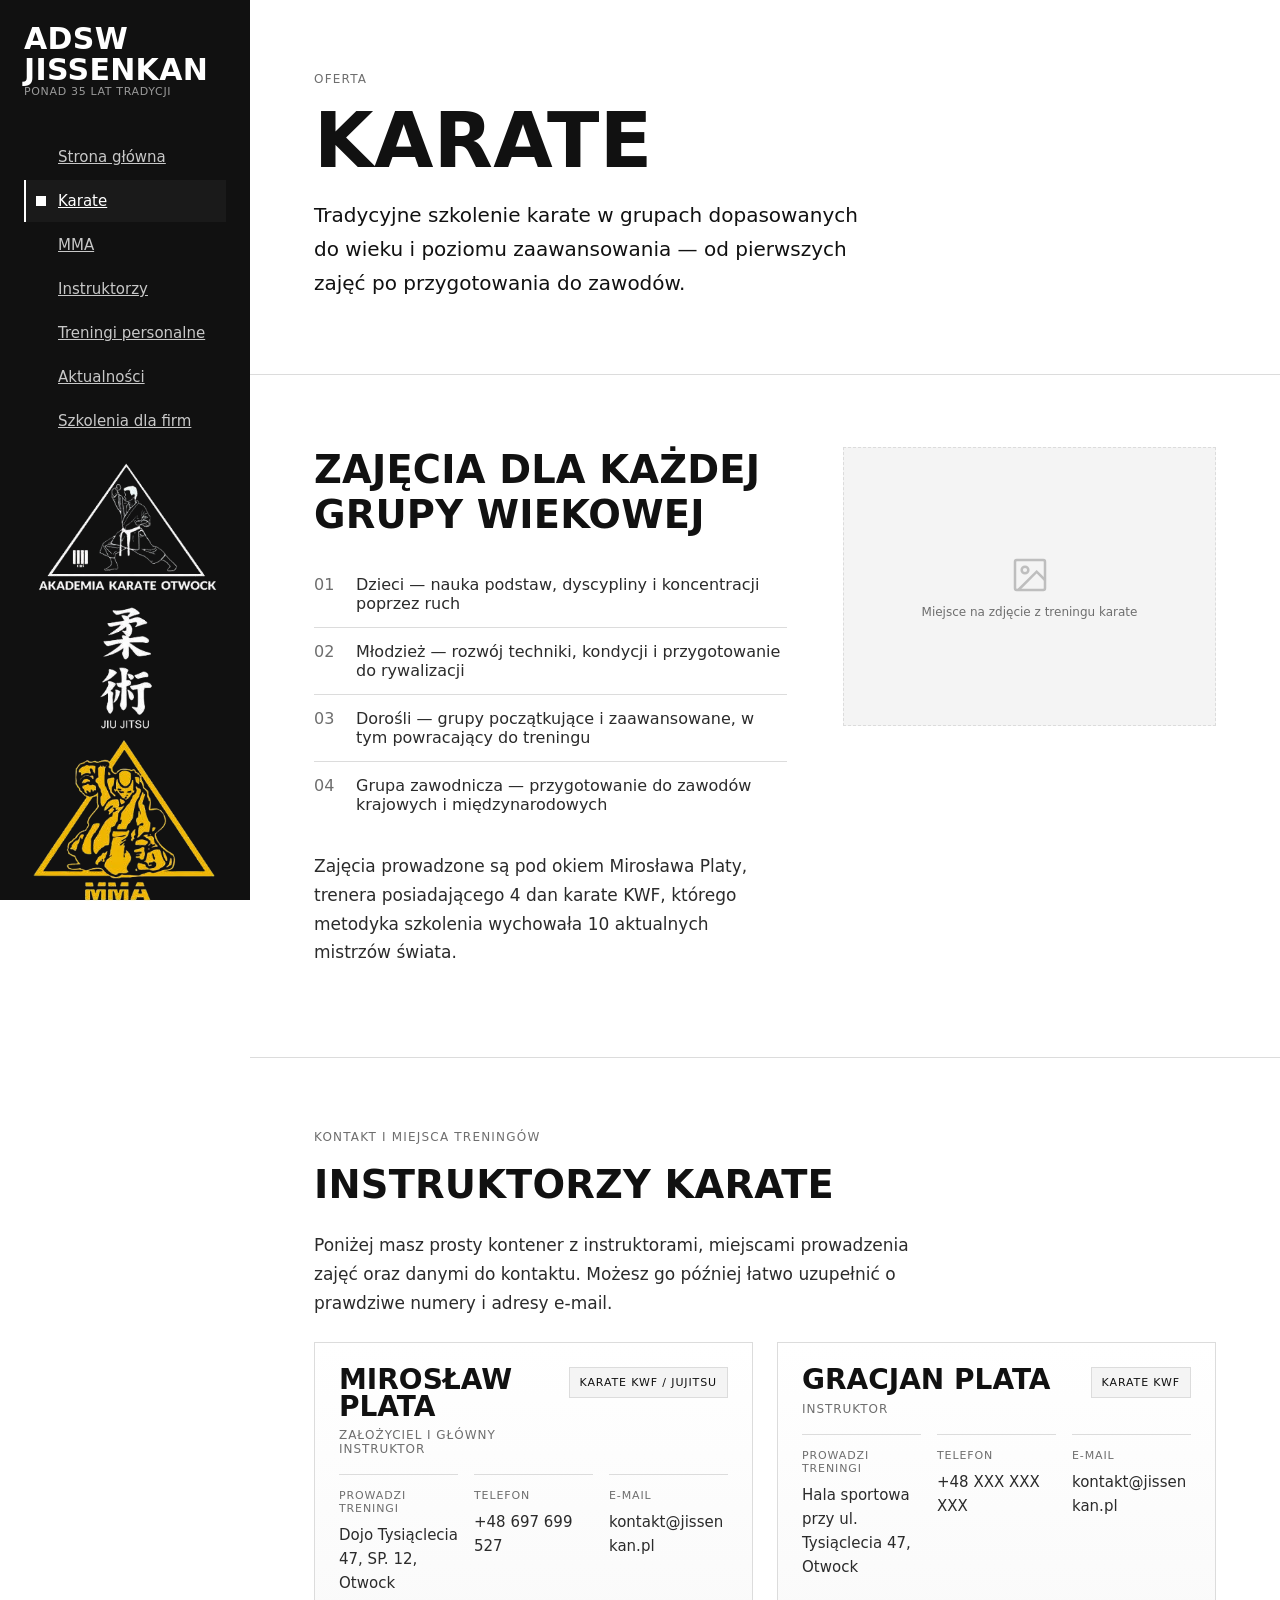
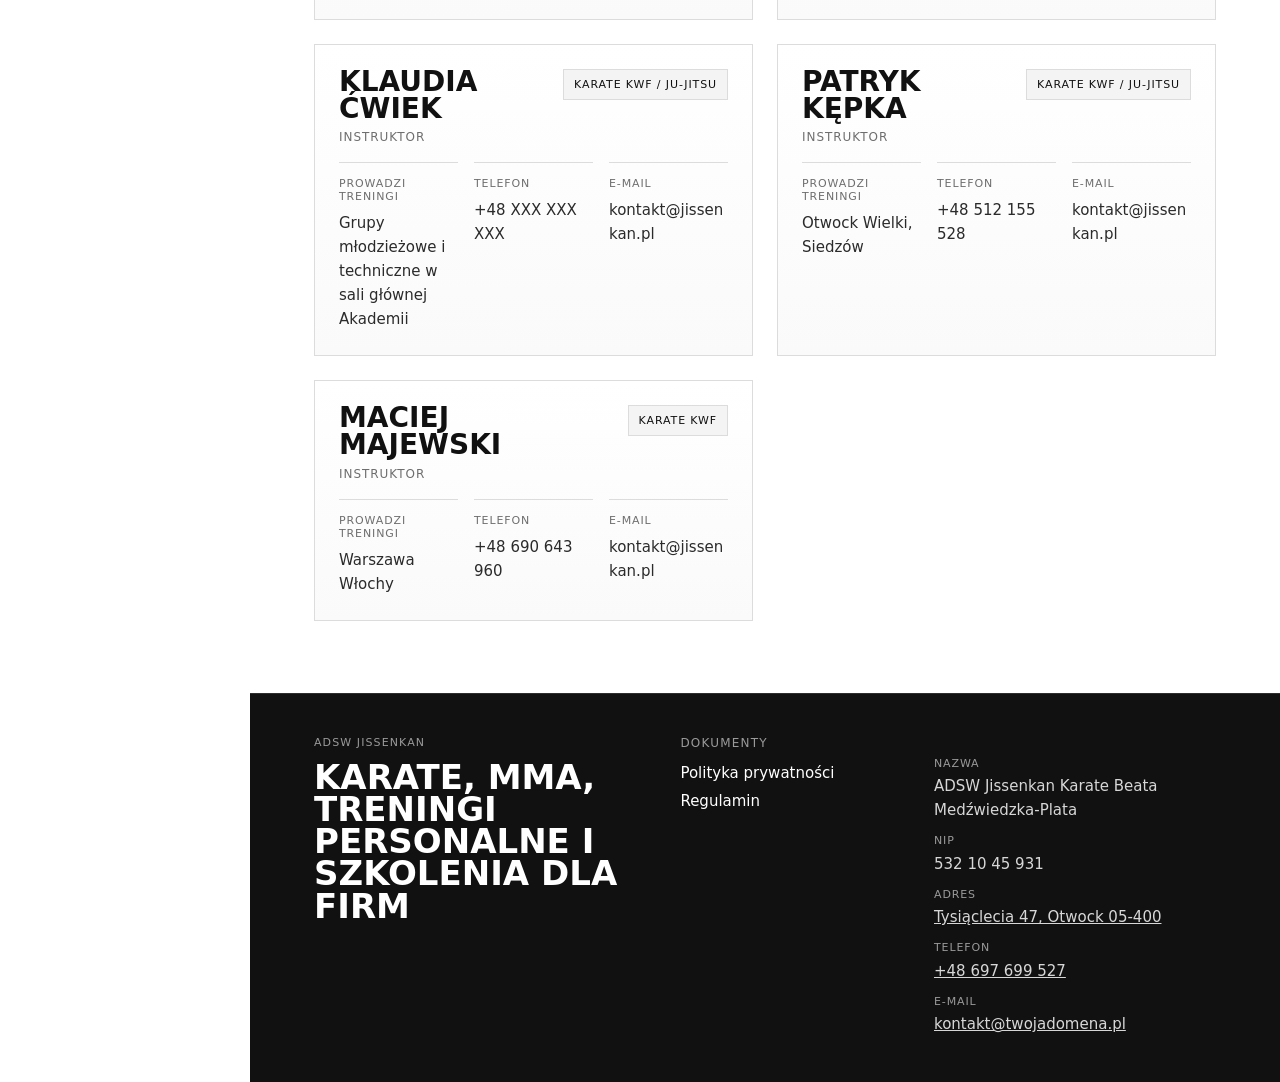
<file: karate.html>
<!DOCTYPE html>
<html lang="pl">
<head>
<meta charset="UTF-8">
<meta name="viewport" content="width=device-width, initial-scale=1.0">
<title>Karate — ADSW Jissenkan</title>
<link rel="stylesheet" href="style.css">
<link rel="icon" type="image/png" href="pictures/favicon.png">
</head>
<body>

  <div class="mobile-bar">
    
    <div class="brand-name">ADSW Jissenkan</div>
    <div class="burger" id="burger" aria-label="Otwórz menu"><span></span><span></span><span></span></div>
  </div>

  <nav class="sidebar" id="sidebar">
    <div class="brand">
      <div>
        <div class="brand-name">ADSW<br>Jissenkan</div>
        <div class="brand-sub">Ponad 35 lat tradycji</div>
    </div>

    <ul class="nav" id="nav">
      <li><a class="nav-item" href="index.html">
        <svg class="knot" viewBox="0 0 10 10"><rect width="10" height="10" fill="#fff"/></svg>
        Strona główna
      </a></li>
      <li><a class="nav-item active" href="karate.html">
        <svg class="knot" viewBox="0 0 10 10"><rect width="10" height="10" fill="#fff"/></svg>
        Karate
      </a></li>
      <li><a class="nav-item" href="mma.html">
        <svg class="knot" viewBox="0 0 10 10"><rect width="10" height="10" fill="#fff"/></svg>
        MMA
      </a></li>
      <li><a class="nav-item" href="instruktorzy.html">
        <svg class="knot" viewBox="0 0 10 10"><rect width="10" height="10" fill="#fff"/></svg>
        Instruktorzy
      </a></li>
      <li><a class="nav-item" href="treningi.html">
        <svg class="knot" viewBox="0 0 10 10"><rect width="10" height="10" fill="#fff"/></svg>
        Treningi personalne
      </a></li>
      <li><a class="nav-item" href="feed.html">
        <svg class="knot" viewBox="0 0 10 10"><rect width="10" height="10" fill="#fff"/></svg>
        Aktualności
      </a></li>
      <li><a class="nav-item" href="szkolenia.html">
        <svg class="knot" viewBox="0 0 10 10"><rect width="10" height="10" fill="#fff"/></svg>
        Szkolenia dla firm
      </a></li>
    </ul>

    <div class="location-logo-panel">
      <img src="pictures/logo_double.png" alt="Akademia Karate Otwock logo karate, jiu jitsu i mma">
    </div>
  </nav>

  <main class="main">

    <section class="hero-top">
      <div class="eyebrow">Oferta</div>
      <h1>Karate</h1>
      <p class="lede">Tradycyjne szkolenie karate w grupach dopasowanych do wieku i poziomu zaawansowania — od pierwszych zajęć po przygotowania do zawodów.</p>
    </section>

    <section>
      <div class="two-col">
        <div class="col-text">
          <h2>Zajęcia dla każdej grupy wiekowej</h2>
          <ul class="list-check">
            <li><span class="idx">01</span> Dzieci — nauka podstaw, dyscypliny i koncentracji poprzez ruch</li>
            <li><span class="idx">02</span> Młodzież — rozwój techniki, kondycji i przygotowanie do rywalizacji</li>
            <li><span class="idx">03</span> Dorośli — grupy początkujące i zaawansowane, w tym powracający do treningu</li>
            <li><span class="idx">04</span> Grupa zawodnicza — przygotowanie do zawodów krajowych i międzynarodowych</li>
          </ul>
          <p>Zajęcia prowadzone są pod okiem Mirosława Platy, trenera posiadającego 4 dan karate KWF, którego metodyka szkolenia wychowała 10 aktualnych mistrzów świata.</p>
        </div>
        <div class="col-media">
          <div class="placeholder-img">
            <svg viewBox="0 0 24 24" fill="none" stroke="currentColor" stroke-width="1.5"><rect x="3" y="3" width="18" height="18" rx="1"/><circle cx="9" cy="9" r="2"/><path d="M21 15l-5-5L5 21"/></svg>
            <span>Miejsce na zdjęcie z treningu karate</span>
          </div>
        </div>
      </div>
    </section>

    <section>
      <div class="eyebrow">Kontakt i miejsca treningów</div>
      <h2>Instruktorzy karate</h2>
      <p>Poniżej masz prosty kontener z instruktorami, miejscami prowadzenia zajęć oraz danymi do kontaktu. Możesz go później łatwo uzupełnić o prawdziwe numery i adresy e-mail.</p>

      <div class="coach-grid">
        <article class="coach-card">
          <div class="coach-top">
            <div>
              <div class="coach-name">Mirosław Plata</div>
              <div class="coach-role">Założyciel i główny instruktor</div>
            </div>
            <div class="coach-tag">Karate KWF / Jujitsu</div>
          </div>
          <div class="coach-meta">
            <div class="coach-meta-block">
              <div class="coach-meta-label">Prowadzi treningi</div>
              <div class="coach-meta-value">Dojo Tysiąclecia 47, SP. 12, Otwock</div>
            </div>
            <div class="coach-meta-block">
              <div class="coach-meta-label">Telefon</div>
              <a class="coach-link" href="tel:+48697699527">+48 697 699 527</a>
            </div>
            <div class="coach-meta-block">
              <div class="coach-meta-label">E-mail</div>
              <a class="coach-link" href="mailto:kontakt@jissenkan.pl">kontakt@jissenkan.pl</a>
            </div>
          </div>
        </article>

        <article class="coach-card">
          <div class="coach-top">
            <div>
              <div class="coach-name">Gracjan Plata</div>
              <div class="coach-role">Instruktor</div>
            </div>
            <div class="coach-tag">Karate KWF</div>
          </div>
          <div class="coach-meta">
            <div class="coach-meta-block">
              <div class="coach-meta-label">Prowadzi treningi</div>
              <div class="coach-meta-value">Hala sportowa przy ul. Tysiąclecia 47, Otwock</div>
            </div>
            <div class="coach-meta-block">
              <div class="coach-meta-label">Telefon</div>
              <a class="coach-link" href="tel:+48XXXXXXXXX">+48 XXX XXX XXX</a>
            </div>
            <div class="coach-meta-block">
              <div class="coach-meta-label">E-mail</div>
              <a class="coach-link" href="mailto:kontakt@jissenkan.pl">kontakt@jissenkan.pl</a>
            </div>
          </div>
        </article>

        <article class="coach-card">
          <div class="coach-top">
            <div>
              <div class="coach-name">Klaudia Ćwiek</div>
              <div class="coach-role">Instruktor</div>
            </div>
            <div class="coach-tag">Karate KWF / Ju-Jitsu</div>
          </div>
          <div class="coach-meta">
            <div class="coach-meta-block">
              <div class="coach-meta-label">Prowadzi treningi</div>
              <div class="coach-meta-value">Grupy młodzieżowe i techniczne w sali głównej Akademii</div>
            </div>
            <div class="coach-meta-block">
              <div class="coach-meta-label">Telefon</div>
              <a class="coach-link" href="tel:+48XXXXXXXXX">+48 XXX XXX XXX</a>
            </div>
            <div class="coach-meta-block">
              <div class="coach-meta-label">E-mail</div>
              <a class="coach-link" href="mailto:kontakt@jissenkan.pl">kontakt@jissenkan.pl</a>
            </div>
          </div>
        </article>

        <article class="coach-card">
          <div class="coach-top">
            <div>
              <div class="coach-name">Patryk Kępka</div>
              <div class="coach-role">Instruktor</div>
            </div>
            <div class="coach-tag">Karate KWF / Ju-Jitsu</div>
          </div>
          <div class="coach-meta">
            <div class="coach-meta-block">
              <div class="coach-meta-label">Prowadzi treningi</div>
              <div class="coach-meta-value">Otwock Wielki, Siedzów</div>
            </div>
            <div class="coach-meta-block">
              <div class="coach-meta-label">Telefon</div>
              <a class="coach-link" href="tel:+48512155528">+48 512 155 528</a>
            </div>
            <div class="coach-meta-block">
              <div class="coach-meta-label">E-mail</div>
              <a class="coach-link" href="mailto:kontakt@jissenkan.pl">kontakt@jissenkan.pl</a>
            </div>
          </div>
        </article>
        <article class="coach-card">
          <div class="coach-top">
            <div>
              <div class="coach-name">Maciej Majewski</div>
              <div class="coach-role">Instruktor</div>
            </div>
            <div class="coach-tag">Karate KWF</div>
          </div>
          <div class="coach-meta">
            <div class="coach-meta-block">
              <div class="coach-meta-label">Prowadzi treningi</div>
              <div class="coach-meta-value">Warszawa Włochy</div>
            </div>
            <div class="coach-meta-block">
              <div class="coach-meta-label">Telefon</div>
              <a class="coach-link" href="tel:+48690643960">+48 690 643 960</a>
            </div>
            <div class="coach-meta-block">
              <div class="coach-meta-label">E-mail</div>
              <a class="coach-link" href="mailto:kontakt@jissenkan.pl">kontakt@jissenkan.pl</a>
            </div>
          </div>
        </article>
      </div>
    </section>

  </main>

  <footer class="site-footer">
    <div class="site-footer-inner">
      <div>
        <div class="site-footer-eyebrow">ADSW Jissenkan</div>
        <div class="site-footer-title">Karate, MMA, treningi personalne i szkolenia dla firm</div>
      </div>
      <div>
        <div class="site-footer-heading">Dokumenty</div>
        <div class="site-footer-links">
          <a class="site-footer-link" href="polityka-prywatnosci.html">Polityka prywatności</a>
          <a class="site-footer-link" href="#">Regulamin</a>
        </div>
      </div>
      <div>
        <br>
        <div class="site-footer-data">
          <div class="site-footer-data-item"><span>Nazwa</span>ADSW Jissenkan Karate Beata Medźwiedzka-Plata</div>
          <div class="site-footer-data-item"><span>NIP</span>532 10 45 931</div>
          <div class="site-footer-data-item"><span>Adres</span><a href="https://maps.app.goo.gl/dUwztaVDWudaustp6">Tysiąclecia 47, Otwock 05-400</a></div>
          <div class="site-footer-data-item"><span>Telefon</span><a href="tel:+48697699527">+48 697 699 527</a></div>
          <div class="site-footer-data-item"><span>E-mail</span><a href="mailto:kontakt@twojadomena.pl">kontakt@twojadomena.pl</a></div>
        </div>
      </div>
    </div>
  </footer>

<script src="script.js"></script>
</body>
</html>
</file>
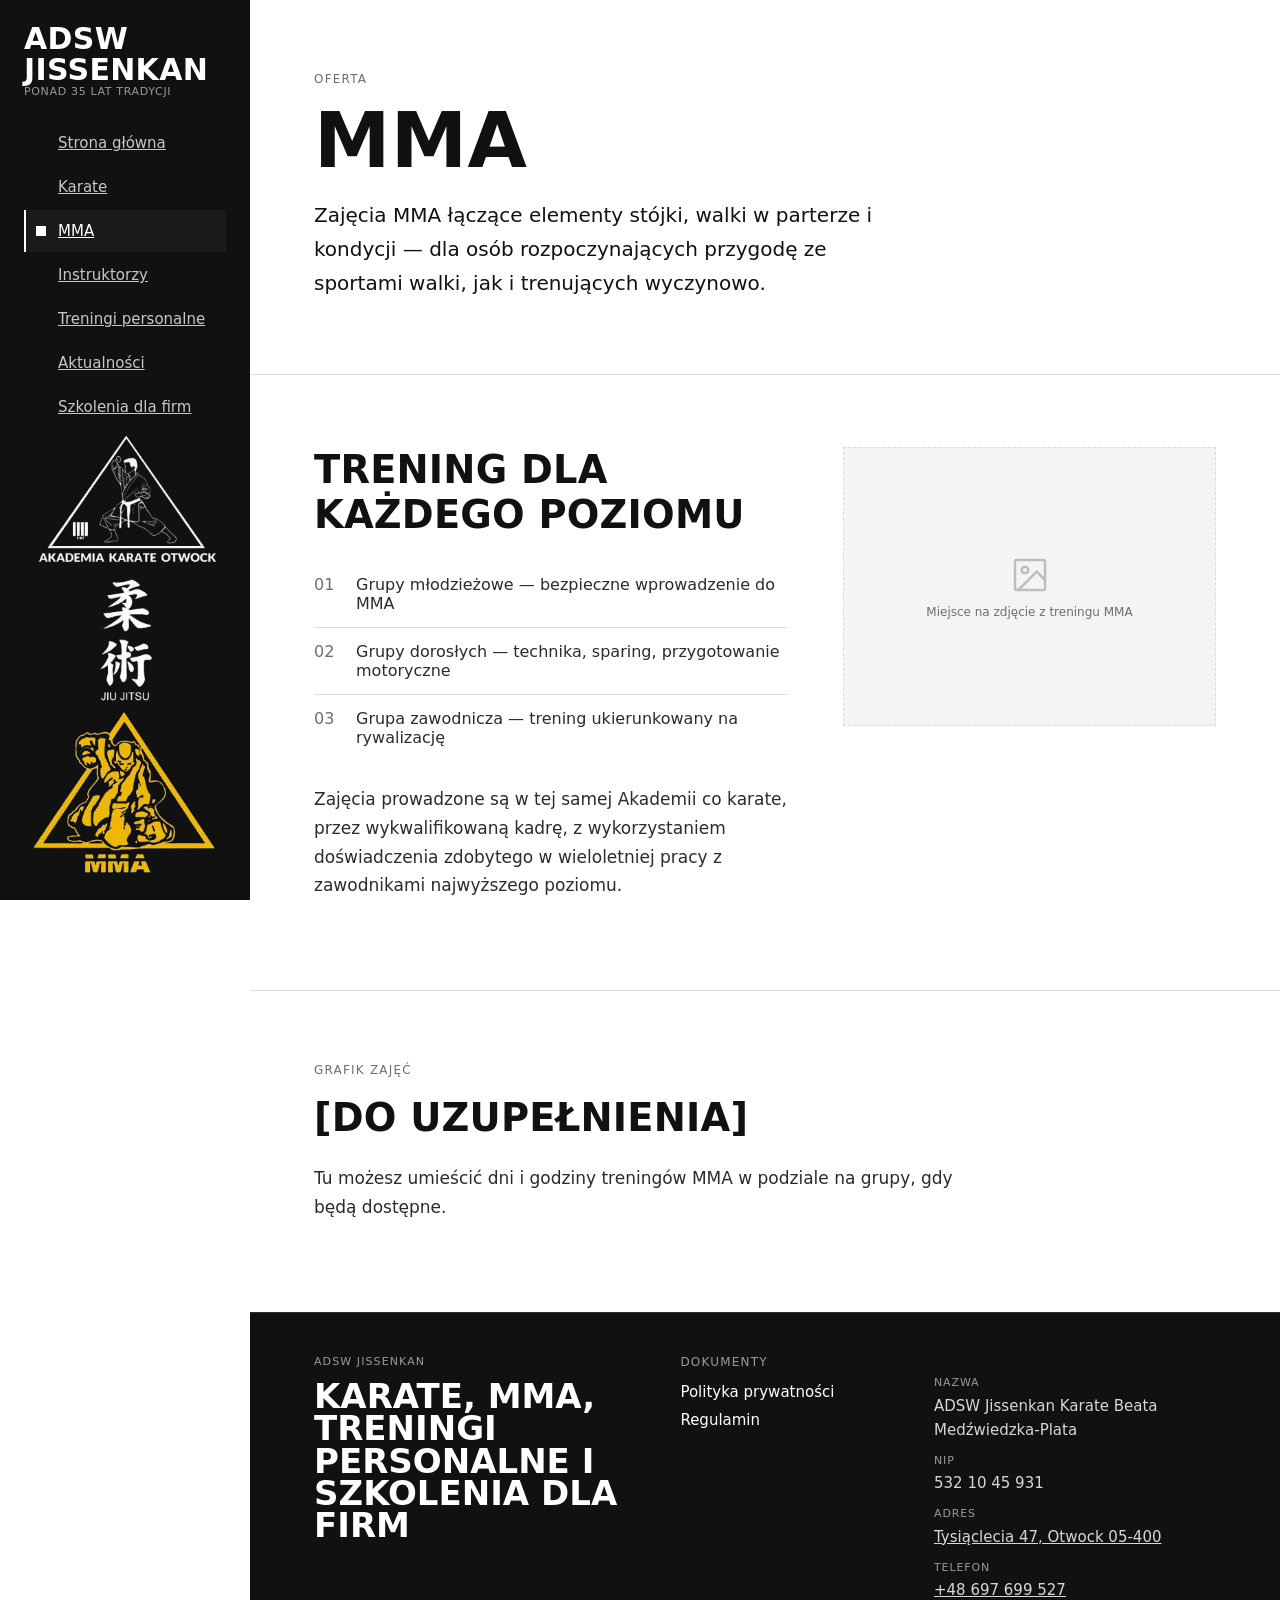
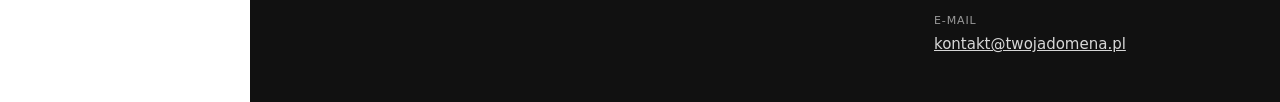
<file: mma.html>
<!DOCTYPE html>
<html lang="pl">
<head>
<meta charset="UTF-8">
<meta name="viewport" content="width=device-width, initial-scale=1.0">
<title>MMA — ADSW Jissenkan</title>
<link rel="stylesheet" href="style.css">
<link rel="icon" type="image/png" href="pictures/favicon.png">
</head>
<body>

  <div class="mobile-bar">
    <div class="brand-name">ADSW Jissenkan</div>
    <div class="burger" id="burger" aria-label="Otwórz menu"><span></span><span></span><span></span></div>
  </div>

  <nav class="sidebar" id="sidebar">
    <div class="brand">
      <div>
        <div class="brand-name">ADSW<br>Jissenkan</div>
        <div class="brand-sub">Ponad 35 lat tradycji</div>
      </div>
    </div>

    <ul class="nav" id="nav">
      <li><a class="nav-item" href="index.html">
        <svg class="knot" viewBox="0 0 10 10"><rect width="10" height="10" fill="#fff"/></svg>
        Strona główna
      </a></li>
      <li><a class="nav-item" href="karate.html">
        <svg class="knot" viewBox="0 0 10 10"><rect width="10" height="10" fill="#fff"/></svg>
        Karate
      </a></li>
      <li><a class="nav-item active" href="mma.html">
        <svg class="knot" viewBox="0 0 10 10"><rect width="10" height="10" fill="#fff"/></svg>
        MMA
      </a></li>
      <li><a class="nav-item" href="instruktorzy.html">
        <svg class="knot" viewBox="0 0 10 10"><rect width="10" height="10" fill="#fff"/></svg>
        Instruktorzy
      </a></li>
      <li><a class="nav-item" href="treningi.html">
        <svg class="knot" viewBox="0 0 10 10"><rect width="10" height="10" fill="#fff"/></svg>
        Treningi personalne
      </a></li>
      <li><a class="nav-item" href="feed.html">
        <svg class="knot" viewBox="0 0 10 10"><rect width="10" height="10" fill="#fff"/></svg>
        Aktualności
      </a></li>
      <li><a class="nav-item" href="szkolenia.html">
        <svg class="knot" viewBox="0 0 10 10"><rect width="10" height="10" fill="#fff"/></svg>
        Szkolenia dla firm
      </a></li>
    </ul>

    <div class="location-logo-panel">
      <img src="pictures/logo_double.png" alt="Akademia Karate Otwock logo karate, jiu jitsu i mma">
    </div>
  </nav>

  <main class="main">

    <section class="hero-top">
      <div class="eyebrow">Oferta</div>
      <h1>MMA</h1>
      <p class="lede">Zajęcia MMA łączące elementy stójki, walki w parterze i kondycji — dla osób rozpoczynających przygodę ze sportami walki, jak i trenujących wyczynowo.</p>
    </section>

    <section>
      <div class="two-col">
        <div class="col-text">
          <h2>Trening dla każdego poziomu</h2>
          <ul class="list-check">
            <li><span class="idx">01</span> Grupy młodzieżowe — bezpieczne wprowadzenie do MMA</li>
            <li><span class="idx">02</span> Grupy dorosłych — technika, sparing, przygotowanie motoryczne</li>
            <li><span class="idx">03</span> Grupa zawodnicza — trening ukierunkowany na rywalizację</li>
          </ul>
          <p>Zajęcia prowadzone są w tej samej Akademii co karate, przez wykwalifikowaną kadrę, z wykorzystaniem doświadczenia zdobytego w wieloletniej pracy z zawodnikami najwyższego poziomu.</p>
        </div>
        <div class="col-media">
          <div class="placeholder-img">
            <svg viewBox="0 0 24 24" fill="none" stroke="currentColor" stroke-width="1.5"><rect x="3" y="3" width="18" height="18" rx="1"/><circle cx="9" cy="9" r="2"/><path d="M21 15l-5-5L5 21"/></svg>
            <span>Miejsce na zdjęcie z treningu MMA</span>
          </div>
        </div>
      </div>
    </section>

    <section>
      <div class="eyebrow">Grafik zajęć</div>
      <h2>[Do uzupełnienia]</h2>
      <p>Tu możesz umieścić dni i godziny treningów MMA w podziale na grupy, gdy będą dostępne.</p>
    </section>

  </main>

  <footer class="site-footer">
    <div class="site-footer-inner">
      <div>
        <div class="site-footer-eyebrow">ADSW Jissenkan</div>
        <div class="site-footer-title">Karate, MMA, treningi personalne i szkolenia dla firm</div>
      </div>
      <div>
        <div class="site-footer-heading">Dokumenty</div>
        <div class="site-footer-links">
          <a class="site-footer-link" href="polityka-prywatnosci.html">Polityka prywatności</a>
          <a class="site-footer-link" href="#">Regulamin</a>
        </div>
      </div>
      <div>
        <br>
        <div class="site-footer-data">
          <div class="site-footer-data-item"><span>Nazwa</span>ADSW Jissenkan Karate Beata Medźwiedzka-Plata</div>
          <div class="site-footer-data-item"><span>NIP</span>532 10 45 931</div>
          <div class="site-footer-data-item"><span>Adres</span><a href="https://maps.app.goo.gl/dUwztaVDWudaustp6">Tysiąclecia 47, Otwock 05-400</a></div>
          <div class="site-footer-data-item"><span>Telefon</span><a href="tel:+48697699527">+48 697 699 527</a></div>
          <div class="site-footer-data-item"><span>E-mail</span><a href="mailto:kontakt@twojadomena.pl">kontakt@twojadomena.pl</a></div>
        </div>
      </div>
    </div>
  </footer>

<script src="script.js"></script>
</body>
</html>
</file>
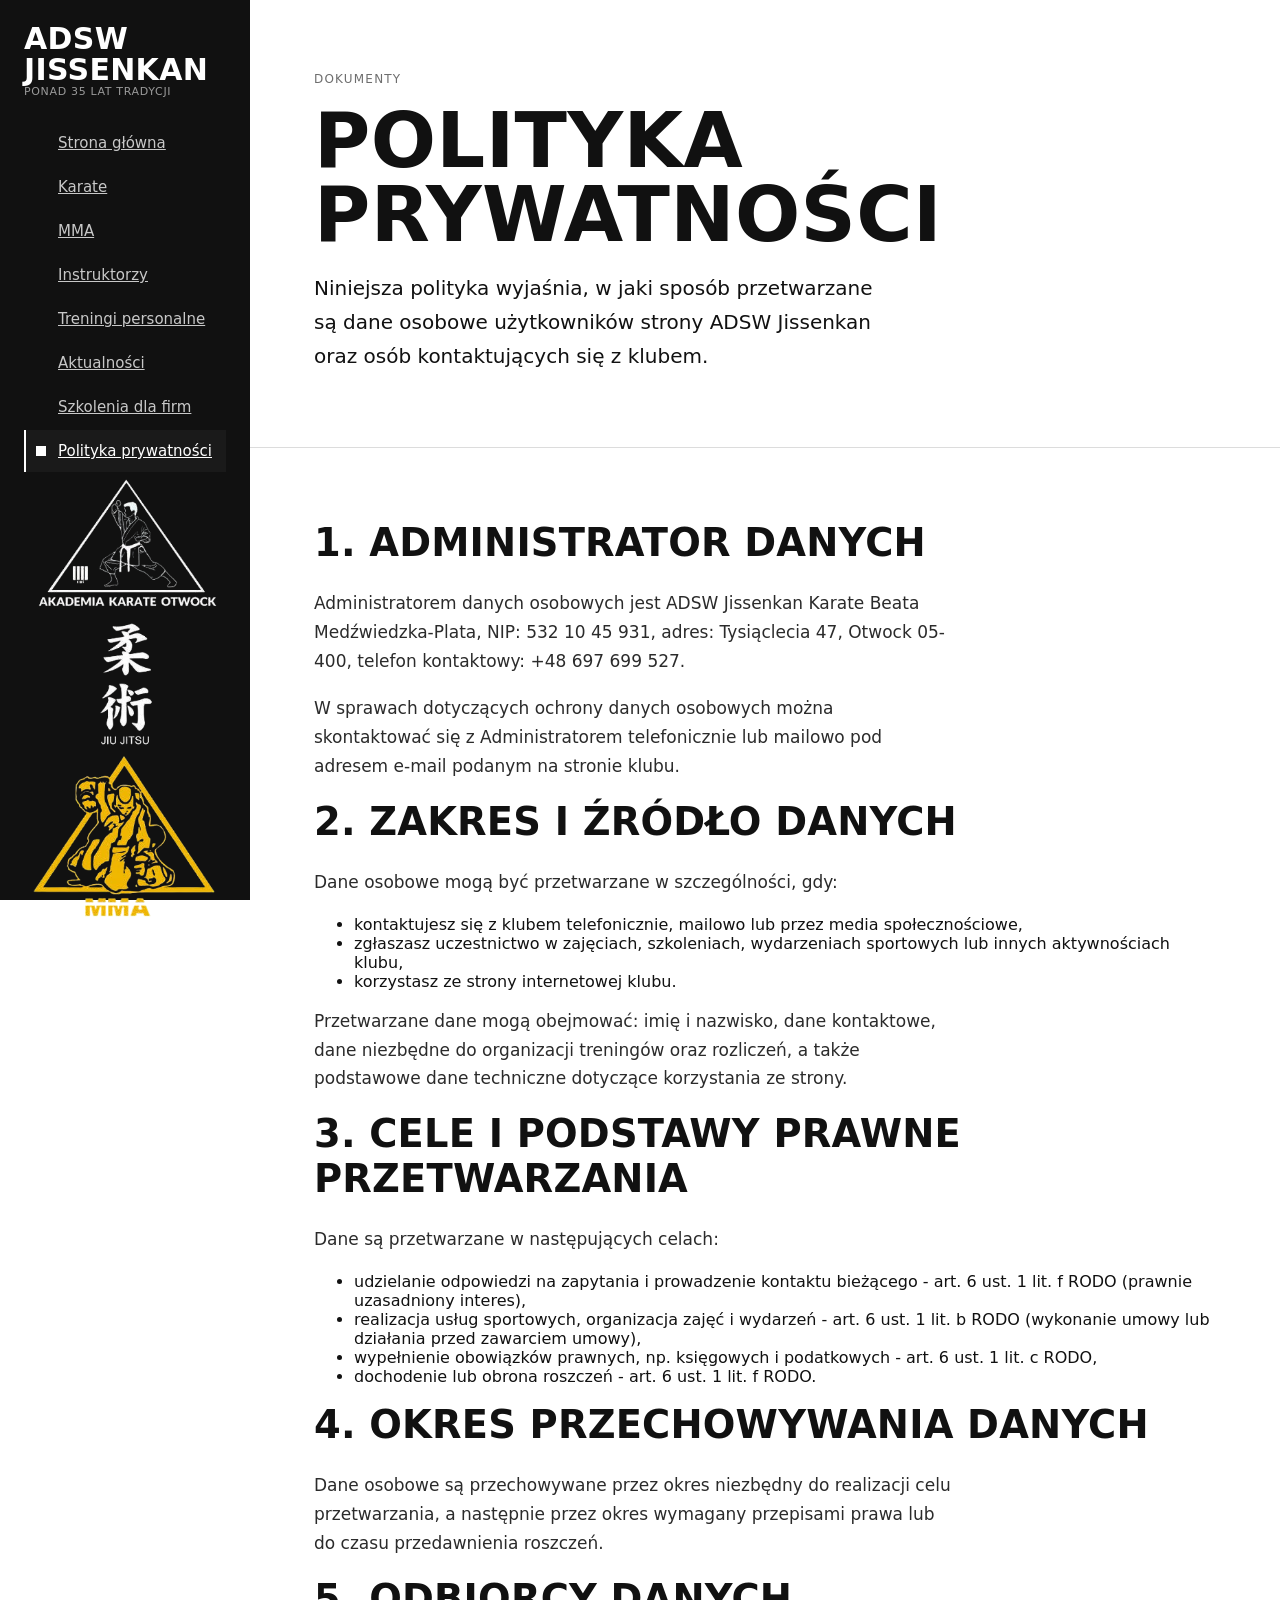
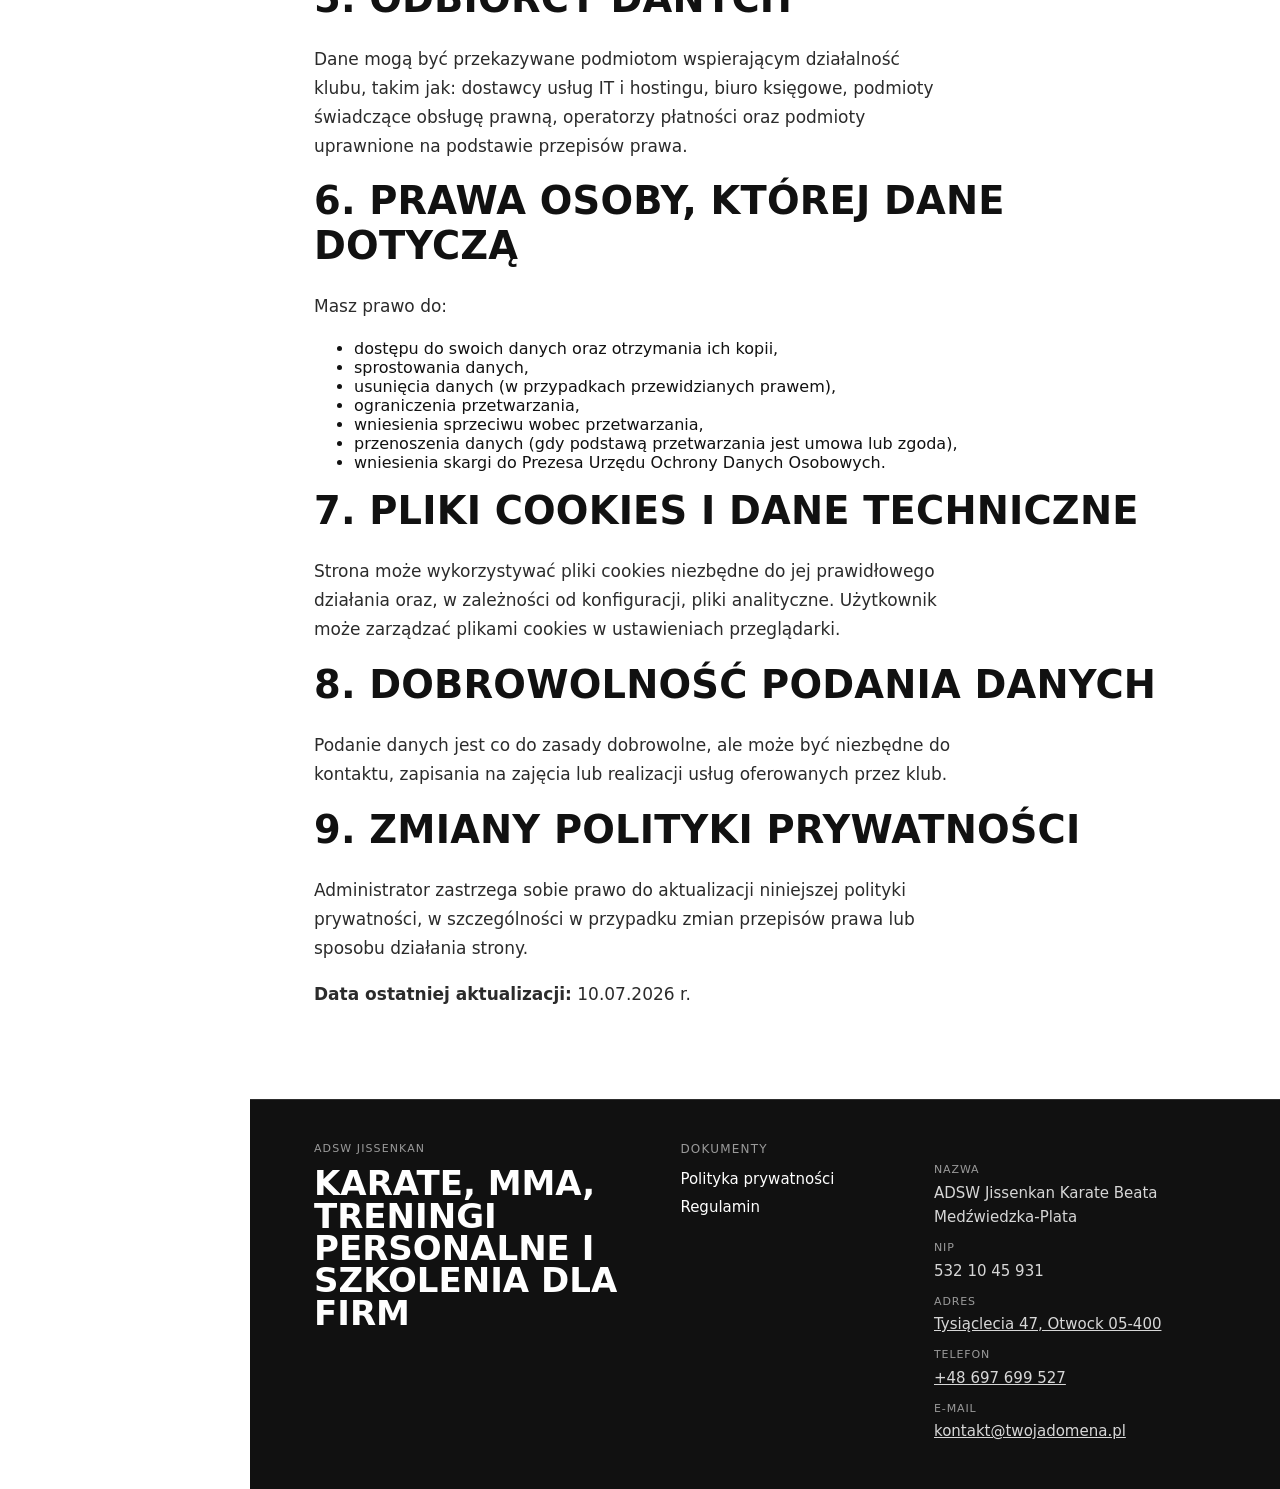
<file: polityka-prywatnosci.html>
<!DOCTYPE html>
<html lang="pl">
<head>
<meta charset="UTF-8">
<meta name="viewport" content="width=device-width, initial-scale=1.0">
<title>Polityka prywatności — ADSW Jissenkan</title>
<link rel="stylesheet" href="style.css">
<link rel="icon" type="image/png" href="pictures/favicon.png">
</head>
<body>

  <div class="mobile-bar">
    <div class="brand-name">ADSW Jissenkan</div>
    <div class="burger" id="burger" aria-label="Otwórz menu"><span></span><span></span><span></span></div>
  </div>

  <nav class="sidebar" id="sidebar">
    <div class="brand">
      <div>
        <div class="brand-name">ADSW<br>Jissenkan</div>
        <div class="brand-sub">Ponad 35 lat tradycji</div>
      </div>
    </div>

    <ul class="nav" id="nav">
      <li><a class="nav-item" href="index.html">
        <svg class="knot" viewBox="0 0 10 10"><rect width="10" height="10" fill="#fff"/></svg>
        Strona główna
      </a></li>
      <li><a class="nav-item" href="karate.html">
        <svg class="knot" viewBox="0 0 10 10"><rect width="10" height="10" fill="#fff"/></svg>
        Karate
      </a></li>
      <li><a class="nav-item" href="mma.html">
        <svg class="knot" viewBox="0 0 10 10"><rect width="10" height="10" fill="#fff"/></svg>
        MMA
      </a></li>
      <li><a class="nav-item" href="instruktorzy.html">
        <svg class="knot" viewBox="0 0 10 10"><rect width="10" height="10" fill="#fff"/></svg>
        Instruktorzy
      </a></li>
      <li><a class="nav-item" href="treningi.html">
        <svg class="knot" viewBox="0 0 10 10"><rect width="10" height="10" fill="#fff"/></svg>
        Treningi personalne
      </a></li>
      <li><a class="nav-item" href="feed.html">
        <svg class="knot" viewBox="0 0 10 10"><rect width="10" height="10" fill="#fff"/></svg>
        Aktualności
      </a></li>
      <li><a class="nav-item" href="szkolenia.html">
        <svg class="knot" viewBox="0 0 10 10"><rect width="10" height="10" fill="#fff"/></svg>
        Szkolenia dla firm
      </a></li>
      <li><a class="nav-item active" href="polityka-prywatnosci.html">
        <svg class="knot" viewBox="0 0 10 10"><rect width="10" height="10" fill="#fff"/></svg>
        Polityka prywatności
      </a></li>
    </ul>

    <div class="location-logo-panel">
      <img src="pictures/logo_double.png" alt="Akademia Karate Otwock logo karate, jiu jitsu i mma">
    </div>
  </nav>

  <main class="main">

    <section class="hero-top">
      <div class="eyebrow">Dokumenty</div>
      <h1>Polityka prywatności</h1>
      <p class="lede">Niniejsza polityka wyjaśnia, w jaki sposób przetwarzane są dane osobowe użytkowników strony ADSW Jissenkan oraz osób kontaktujących się z klubem.</p>
    </section>

    <section>
      <h2>1. Administrator danych</h2>
      <p>
        Administratorem danych osobowych jest ADSW Jissenkan Karate Beata Medźwiedzka-Plata,
        NIP: 532 10 45 931, adres: Tysiąclecia 47, Otwock 05-400,
        telefon kontaktowy: +48 697 699 527.
      </p>
      <p>
        W sprawach dotyczących ochrony danych osobowych można skontaktować się z Administratorem
        telefonicznie lub mailowo pod adresem e-mail podanym na stronie klubu.
      </p>

      <h2>2. Zakres i źródło danych</h2>
      <p>Dane osobowe mogą być przetwarzane w szczególności, gdy:</p>
      <ul>
        <li>kontaktujesz się z klubem telefonicznie, mailowo lub przez media społecznościowe,</li>
        <li>zgłaszasz uczestnictwo w zajęciach, szkoleniach, wydarzeniach sportowych lub innych aktywnościach klubu,</li>
        <li>korzystasz ze strony internetowej klubu.</li>
      </ul>
      <p>
        Przetwarzane dane mogą obejmować: imię i nazwisko, dane kontaktowe, dane niezbędne do organizacji treningów
        oraz rozliczeń, a także podstawowe dane techniczne dotyczące korzystania ze strony.
      </p>

      <h2>3. Cele i podstawy prawne przetwarzania</h2>
      <p>Dane są przetwarzane w następujących celach:</p>
      <ul>
        <li>udzielanie odpowiedzi na zapytania i prowadzenie kontaktu bieżącego - art. 6 ust. 1 lit. f RODO (prawnie uzasadniony interes),</li>
        <li>realizacja usług sportowych, organizacja zajęć i wydarzeń - art. 6 ust. 1 lit. b RODO (wykonanie umowy lub działania przed zawarciem umowy),</li>
        <li>wypełnienie obowiązków prawnych, np. księgowych i podatkowych - art. 6 ust. 1 lit. c RODO,</li>
        <li>dochodenie lub obrona roszczeń - art. 6 ust. 1 lit. f RODO.</li>
      </ul>

      <h2>4. Okres przechowywania danych</h2>
      <p>
        Dane osobowe są przechowywane przez okres niezbędny do realizacji celu przetwarzania,
        a następnie przez okres wymagany przepisami prawa lub do czasu przedawnienia roszczeń.
      </p>

      <h2>5. Odbiorcy danych</h2>
      <p>
        Dane mogą być przekazywane podmiotom wspierającym działalność klubu, takim jak:
        dostawcy usług IT i hostingu, biuro księgowe, podmioty świadczące obsługę prawną,
        operatorzy płatności oraz podmioty uprawnione na podstawie przepisów prawa.
      </p>

      <h2>6. Prawa osoby, której dane dotyczą</h2>
      <p>Masz prawo do:</p>
      <ul>
        <li>dostępu do swoich danych oraz otrzymania ich kopii,</li>
        <li>sprostowania danych,</li>
        <li>usunięcia danych (w przypadkach przewidzianych prawem),</li>
        <li>ograniczenia przetwarzania,</li>
        <li>wniesienia sprzeciwu wobec przetwarzania,</li>
        <li>przenoszenia danych (gdy podstawą przetwarzania jest umowa lub zgoda),</li>
        <li>wniesienia skargi do Prezesa Urzędu Ochrony Danych Osobowych.</li>
      </ul>

      <h2>7. Pliki cookies i dane techniczne</h2>
      <p>
        Strona może wykorzystywać pliki cookies niezbędne do jej prawidłowego działania oraz, w zależności
        od konfiguracji, pliki analityczne. Użytkownik może zarządzać plikami cookies w ustawieniach przeglądarki.
      </p>

      <h2>8. Dobrowolność podania danych</h2>
      <p>
        Podanie danych jest co do zasady dobrowolne, ale może być niezbędne do kontaktu,
        zapisania na zajęcia lub realizacji usług oferowanych przez klub.
      </p>

      <h2>9. Zmiany polityki prywatności</h2>
      <p>
        Administrator zastrzega sobie prawo do aktualizacji niniejszej polityki prywatności,
        w szczególności w przypadku zmian przepisów prawa lub sposobu działania strony.
      </p>
      <p><strong>Data ostatniej aktualizacji:</strong> 10.07.2026 r.</p>
    </section>

  </main>

  <footer class="site-footer">
    <div class="site-footer-inner">
      <div>
        <div class="site-footer-eyebrow">ADSW Jissenkan</div>
        <div class="site-footer-title">Karate, MMA, treningi personalne i szkolenia dla firm</div>
      </div>
      <div>
        <div class="site-footer-heading">Dokumenty</div>
        <div class="site-footer-links">
          <a class="site-footer-link" href="polityka-prywatnosci.html">Polityka prywatności</a>
          <a class="site-footer-link" href="#">Regulamin</a>
        </div>
      </div>
      <div>
        <br>
        <div class="site-footer-data">
          <div class="site-footer-data-item"><span>Nazwa</span>ADSW Jissenkan Karate Beata Medźwiedzka-Plata</div>
          <div class="site-footer-data-item"><span>NIP</span>532 10 45 931</div>
          <div class="site-footer-data-item"><span>Adres</span><a href="https://maps.app.goo.gl/dUwztaVDWudaustp6">Tysiąclecia 47, Otwock 05-400</a></div>
          <div class="site-footer-data-item"><span>Telefon</span><a href="tel:+48697699527">+48 697 699 527</a></div>
          <div class="site-footer-data-item"><span>E-mail</span><a href="mailto:kontakt@twojadomena.pl">kontakt@twojadomena.pl</a></div>
        </div>
      </div>
    </div>
  </footer>

<script src="script.js"></script>
</body>
</html>
</file>
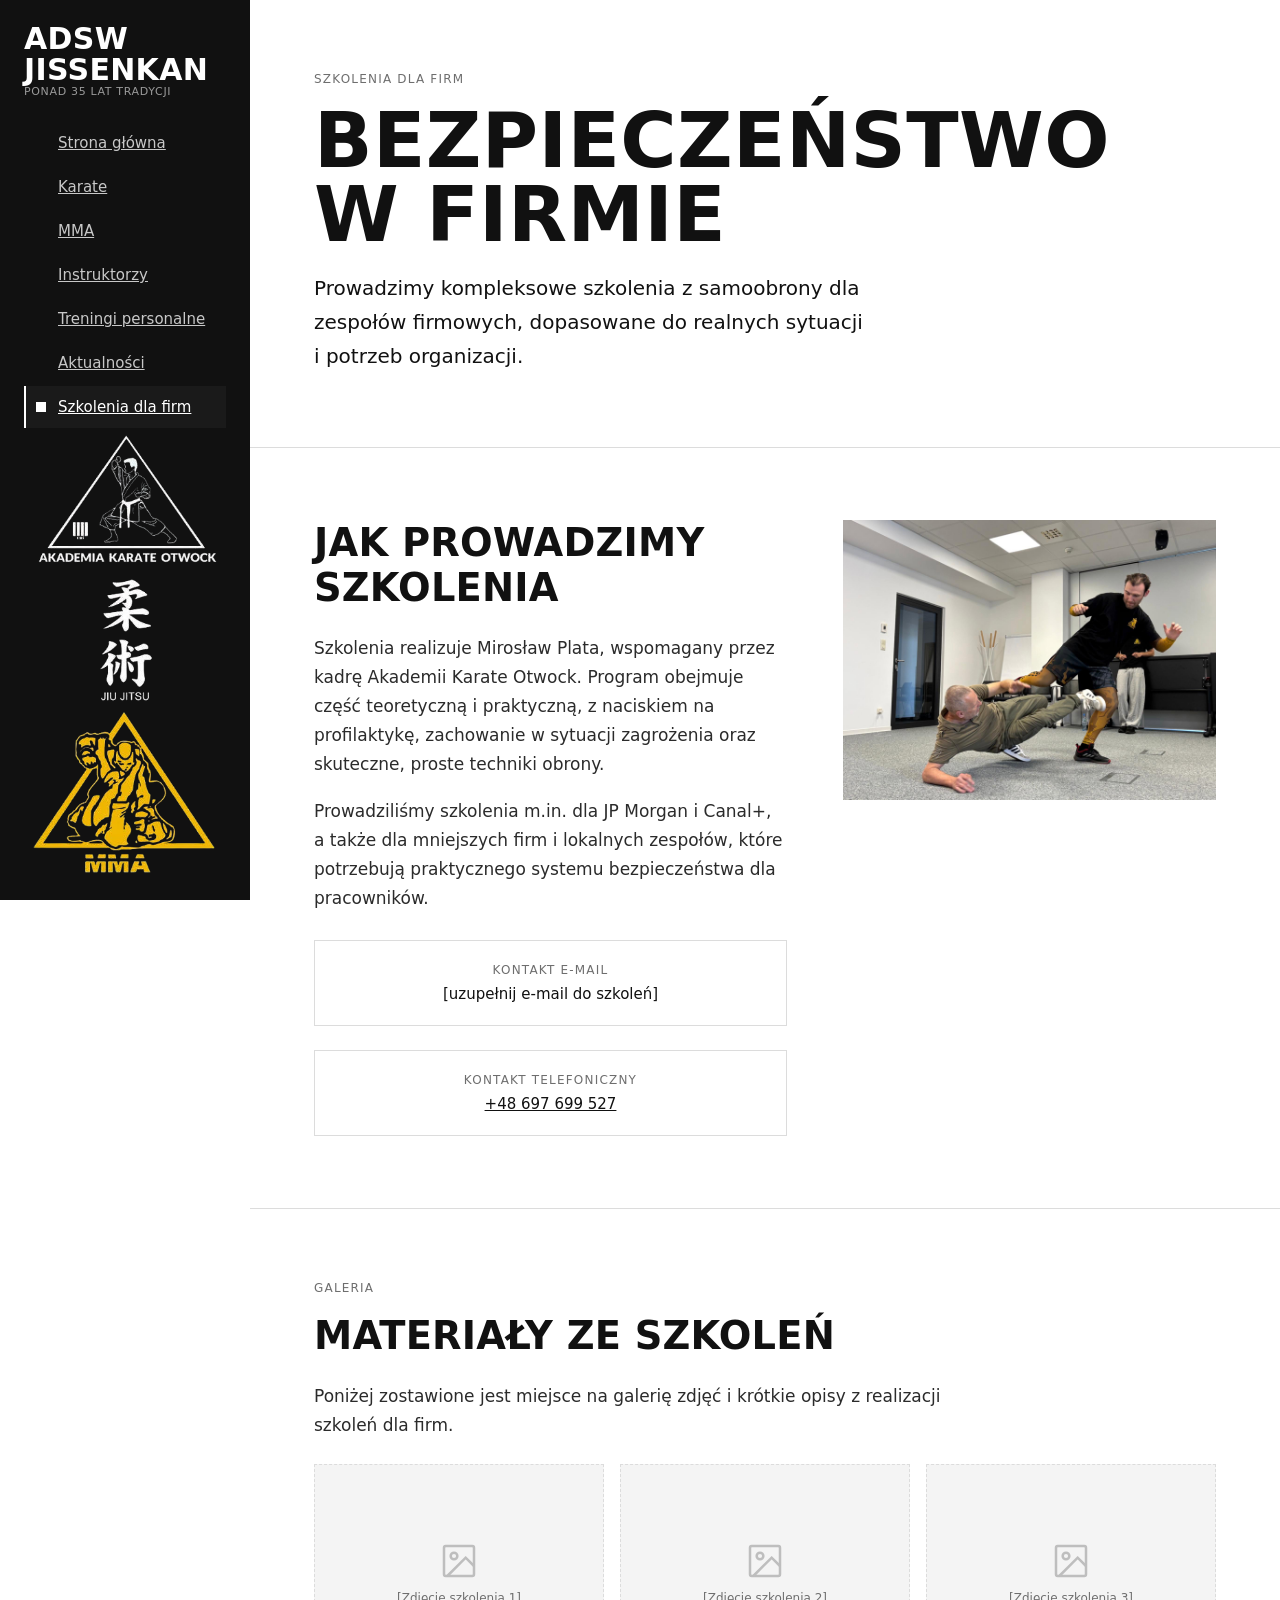
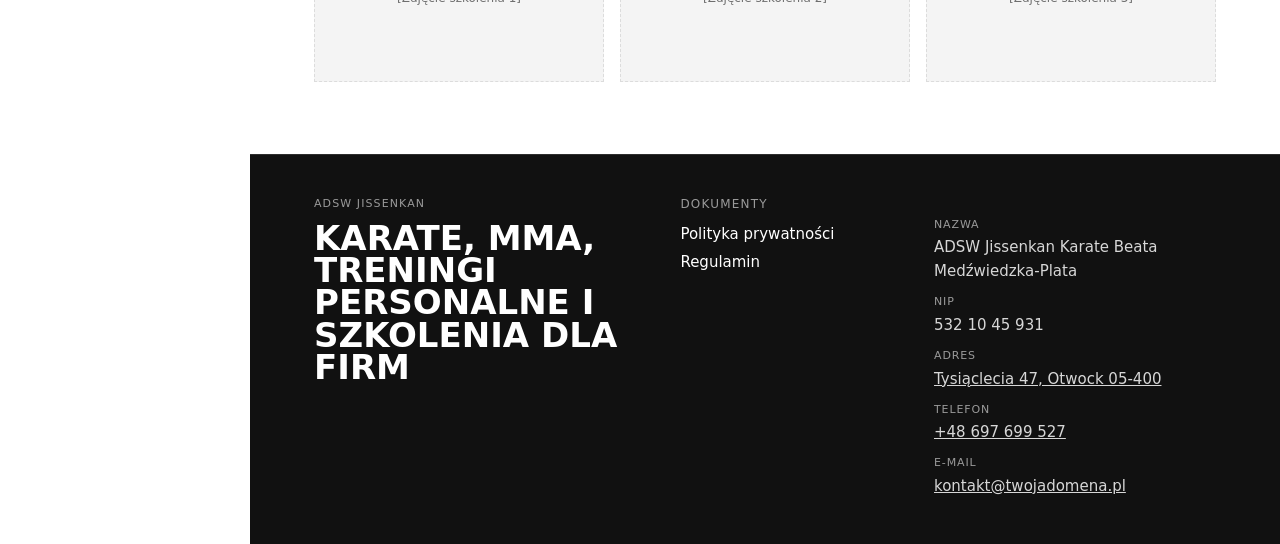
<file: szkolenia.html>
<!DOCTYPE html>
<html lang="pl">
<head>
<meta charset="UTF-8">
<meta name="viewport" content="width=device-width, initial-scale=1.0">
<title>Szkolenia dla firm — ADSW Jissenkan</title>
<link rel="stylesheet" href="style.css">
<link rel="icon" type="image/png" href="pictures/favicon.png">
</head>
<body>

  <div class="mobile-bar">
    <div class="brand-name">ADSW Jissenkan</div>
    <div class="burger" id="burger" aria-label="Otwórz menu"><span></span><span></span><span></span></div>
  </div>

  <nav class="sidebar" id="sidebar">
    <div class="brand">
      <div>
        <div class="brand-name">ADSW<br>Jissenkan</div>
        <div class="brand-sub">Ponad 35 lat tradycji</div>
      </div>
    </div>

    <ul class="nav" id="nav">
      <li><a class="nav-item" href="index.html">
        <svg class="knot" viewBox="0 0 10 10"><rect width="10" height="10" fill="#fff"/></svg>
        Strona główna
      </a></li>
      <li><a class="nav-item" href="karate.html">
        <svg class="knot" viewBox="0 0 10 10"><rect width="10" height="10" fill="#fff"/></svg>
        Karate
      </a></li>
      <li><a class="nav-item" href="mma.html">
        <svg class="knot" viewBox="0 0 10 10"><rect width="10" height="10" fill="#fff"/></svg>
        MMA
      </a></li>
      <li><a class="nav-item" href="instruktorzy.html">
        <svg class="knot" viewBox="0 0 10 10"><rect width="10" height="10" fill="#fff"/></svg>
        Instruktorzy
      </a></li>
      <li><a class="nav-item" href="treningi.html">
        <svg class="knot" viewBox="0 0 10 10"><rect width="10" height="10" fill="#fff"/></svg>
        Treningi personalne
      </a></li>
      <li><a class="nav-item" href="feed.html">
        <svg class="knot" viewBox="0 0 10 10"><rect width="10" height="10" fill="#fff"/></svg>
        Aktualności
      </a></li>
      <li><a class="nav-item active" href="szkolenia.html">
        <svg class="knot" viewBox="0 0 10 10"><rect width="10" height="10" fill="#fff"/></svg>
        Szkolenia dla firm
      </a></li>
    </ul>

    <div class="location-logo-panel">
      <img src="pictures/logo_double.png" alt="Akademia Karate Otwock logo karate, jiu jitsu i mma">
    </div>
  </nav>

  <main class="main">

    <section class="hero-top">
      <div class="eyebrow">Szkolenia dla firm</div>
      <h1>Bezpieczeństwo w firmie</h1>
      <p class="lede">Prowadzimy kompleksowe szkolenia z samoobrony dla zespołów firmowych, dopasowane do realnych sytuacji i potrzeb organizacji.</p>
    </section>

    <section>
      <div class="two-col">
        <div class="col-text">
          <h2>Jak prowadzimy szkolenia</h2>
          <p>Szkolenia realizuje Mirosław Plata, wspomagany przez kadrę Akademii Karate Otwock. Program obejmuje część teoretyczną i praktyczną, z naciskiem na profilaktykę, zachowanie w sytuacji zagrożenia oraz skuteczne, proste techniki obrony.</p>
          <p>Prowadziliśmy szkolenia m.in. dla JP Morgan i Canal+, a także dla mniejszych firm i lokalnych zespołów, które potrzebują praktycznego systemu bezpieczeństwa dla pracowników.</p>
          <div class="contact-grid" style="margin-top:28px;">
            <div class="contact-item">
              <div class="eyebrow">Kontakt e-mail</div>
              <div class="value">[uzupełnij e-mail do szkoleń]</div>
            </div>
            <div class="contact-item">
              <div class="eyebrow">Kontakt telefoniczny</div>
              <div class="value"><a href="tel:+48697699527">+48 697 699 527</a></div>
            </div>
          </div>
        </div>
        <div class="col-media">
          <img src="pictures/szkolenia.jpg" alt="Zdjęcie z jednego ze szkoleń">
        </div>
      </div>
    </section>

    <section>
      <div class="eyebrow">Galeria</div>
      <h2>Materiały ze szkoleń</h2>
      <p>Poniżej zostawione jest miejsce na galerię zdjęć i krótkie opisy z realizacji szkoleń dla firm.</p>

      <div class="gallery-grid">
        <div class="placeholder-img">
          <svg viewBox="0 0 24 24" fill="none" stroke="currentColor" stroke-width="1.5"><rect x="3" y="3" width="18" height="18" rx="1"/><circle cx="9" cy="9" r="2"/><path d="M21 15l-5-5L5 21"/></svg>
          <span>[Zdjęcie szkolenia 1]</span>
        </div>
        <div class="placeholder-img">
          <svg viewBox="0 0 24 24" fill="none" stroke="currentColor" stroke-width="1.5"><rect x="3" y="3" width="18" height="18" rx="1"/><circle cx="9" cy="9" r="2"/><path d="M21 15l-5-5L5 21"/></svg>
          <span>[Zdjęcie szkolenia 2]</span>
        </div>
        <div class="placeholder-img">
          <svg viewBox="0 0 24 24" fill="none" stroke="currentColor" stroke-width="1.5"><rect x="3" y="3" width="18" height="18" rx="1"/><circle cx="9" cy="9" r="2"/><path d="M21 15l-5-5L5 21"/></svg>
          <span>[Zdjęcie szkolenia 3]</span>
        </div>
      </div>
    </section>

  </main>

  <footer class="site-footer">
    <div class="site-footer-inner">
      <div>
        <div class="site-footer-eyebrow">ADSW Jissenkan</div>
        <div class="site-footer-title">Karate, MMA, treningi personalne i szkolenia dla firm</div>
      </div>
      <div>
        <div class="site-footer-heading">Dokumenty</div>
        <div class="site-footer-links">
          <a class="site-footer-link" href="polityka-prywatnosci.html">Polityka prywatności</a>
          <a class="site-footer-link" href="#">Regulamin</a>
        </div>
      </div>
      <div>
        <br>
        <div class="site-footer-data">
          <div class="site-footer-data-item"><span>Nazwa</span>ADSW Jissenkan Karate Beata Medźwiedzka-Plata</div>
          <div class="site-footer-data-item"><span>NIP</span>532 10 45 931</div>
          <div class="site-footer-data-item"><span>Adres</span><a href="https://maps.app.goo.gl/dUwztaVDWudaustp6">Tysiąclecia 47, Otwock 05-400</a></div>
          <div class="site-footer-data-item"><span>Telefon</span><a href="tel:+48697699527">+48 697 699 527</a></div>
          <div class="site-footer-data-item"><span>E-mail</span><a href="mailto:kontakt@twojadomena.pl">kontakt@twojadomena.pl</a></div>
        </div>
      </div>
    </div>
  </footer>

<script src="script.js"></script>
</body>
</html>
</file>
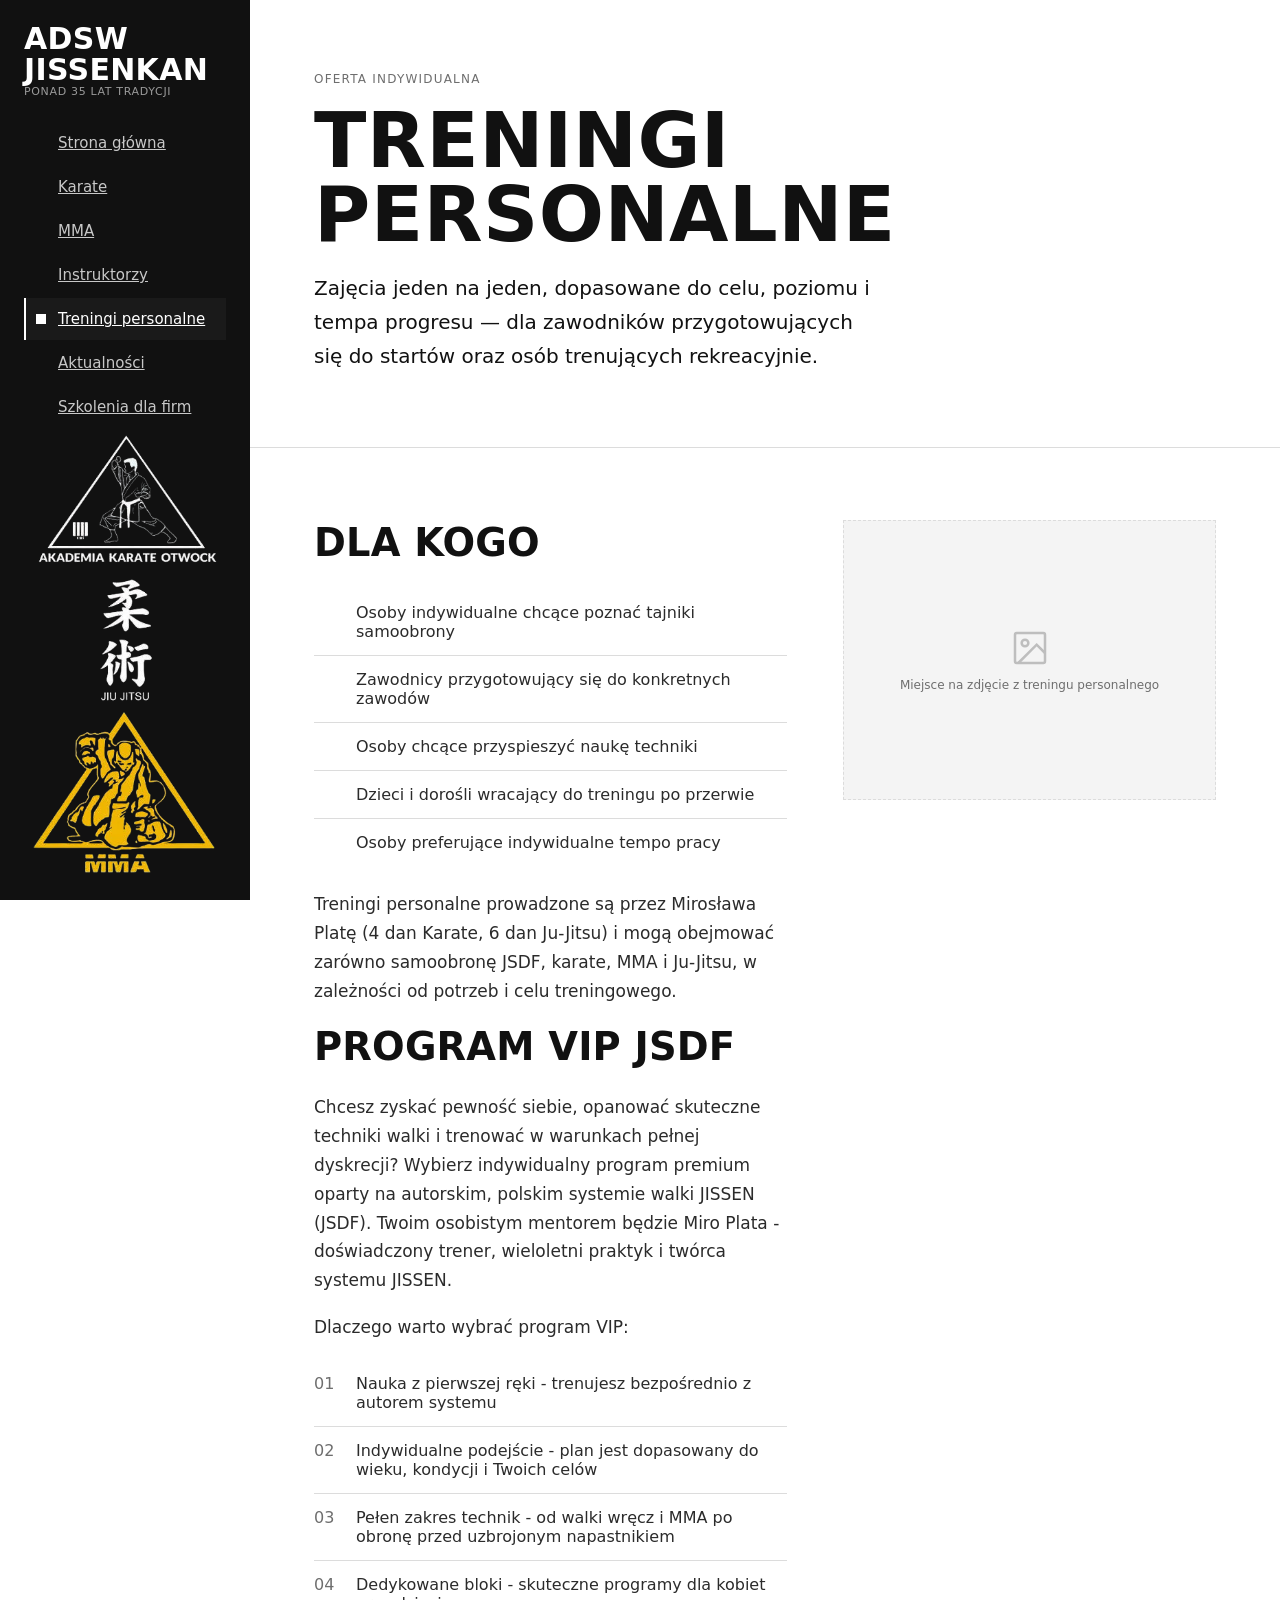
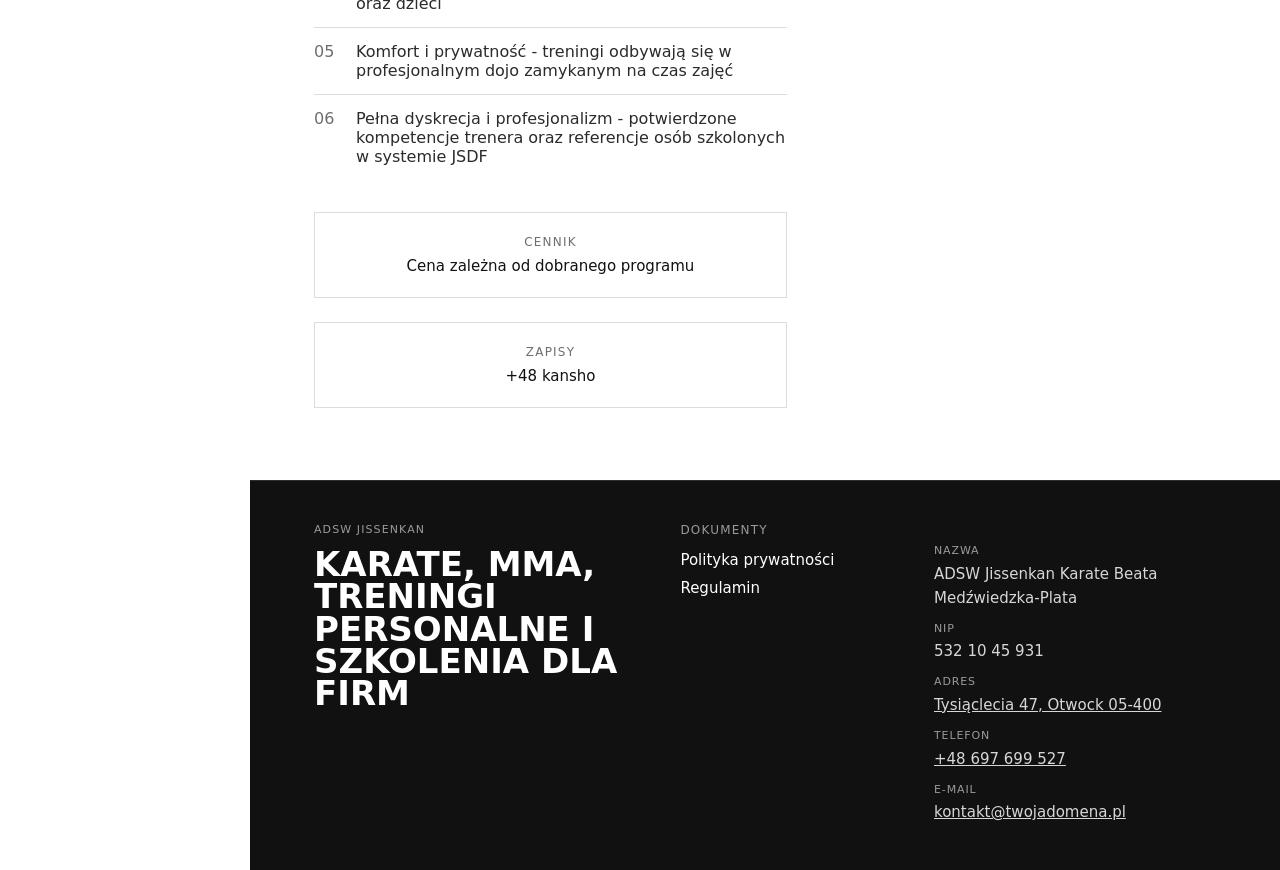
<file: treningi.html>
<!DOCTYPE html>
<html lang="pl">
<head>
<meta charset="UTF-8">
<meta name="viewport" content="width=device-width, initial-scale=1.0">
<title>Treningi personalne — ADSW Jissenkan</title>
<link rel="stylesheet" href="style.css">
<link rel="icon" type="image/png" href="pictures/favicon.png">
</head>
<body>

  <div class="mobile-bar">
    <div class="brand-name">ADSW Jissenkan</div>
    <div class="burger" id="burger" aria-label="Otwórz menu"><span></span><span></span><span></span></div>
  </div>

  <nav class="sidebar" id="sidebar"> 
    <div class="brand">
      <div>
        <div class="brand-name">ADSW<br>Jissenkan</div>
        <div class="brand-sub">Ponad 35 lat tradycji</div>
      </div>
    </div>


    <ul class="nav" id="nav">
      <li><a class="nav-item" href="index.html">
        <svg class="knot" viewBox="0 0 10 10"><rect width="10" height="10" fill="#fff"/></svg>
        Strona główna
      </a></li>
      <li><a class="nav-item" href="karate.html">
        <svg class="knot" viewBox="0 0 10 10"><rect width="10" height="10" fill="#fff"/></svg>
        Karate
      </a></li>
      <li><a class="nav-item" href="mma.html">
        <svg class="knot" viewBox="0 0 10 10"><rect width="10" height="10" fill="#fff"/></svg>
        MMA
      </a></li>
      <li><a class="nav-item" href="instruktorzy.html">
        <svg class="knot" viewBox="0 0 10 10"><rect width="10" height="10" fill="#fff"/></svg>
        Instruktorzy
      </a></li>
      <li><a class="nav-item active" href="treningi.html">
        <svg class="knot" viewBox="0 0 10 10"><rect width="10" height="10" fill="#fff"/></svg>
        Treningi personalne
      </a></li>
      <li><a class="nav-item" href="feed.html">
        <svg class="knot" viewBox="0 0 10 10"><rect width="10" height="10" fill="#fff"/></svg>
        Aktualności
      </a></li>
      <li><a class="nav-item" href="szkolenia.html">
        <svg class="knot" viewBox="0 0 10 10"><rect width="10" height="10" fill="#fff"/></svg>
        Szkolenia dla firm
      </a></li>
    </ul>

    <div class="location-logo-panel">
      <img src="pictures/logo_double.png" alt="Akademia Karate Otwock logo karate, jiu jitsu i mma">
    </div>
  </nav>

  <main class="main">

    <section class="hero-top">
      <div class="eyebrow">Oferta indywidualna</div>
      <h1>Treningi personalne</h1>
      <p class="lede">Zajęcia jeden na jeden, dopasowane do celu, poziomu i tempa progresu — dla zawodników przygotowujących się do startów oraz osób trenujących rekreacyjnie.</p>
    </section>

    <section>
      <div class="two-col">
        <div class="col-text">
          <h2>Dla kogo</h2>
          <ul class="list-check">
            <li><span class="idx"></span> Osoby indywidualne chcące poznać tajniki samoobrony</li>
            <li><span class="idx"></span> Zawodnicy przygotowujący się do konkretnych zawodów</li>
            <li><span class="idx"></span> Osoby chcące przyspieszyć naukę techniki</li>
            <li><span class="idx"></span> Dzieci i dorośli wracający do treningu po przerwie</li>
            <li><span class="idx"></span> Osoby preferujące indywidualne tempo pracy</li>
          </ul>
          <p>Treningi personalne prowadzone są przez Mirosława Platę (4 dan Karate, 6 dan Ju-Jitsu) i mogą obejmować zarówno samoobronę JSDF, karate, MMA i Ju-Jitsu, w zależności od potrzeb i celu treningowego.</p>
          <h2>Program VIP JSDF</h2>
          <p>Chcesz zyskać pewność siebie, opanować skuteczne techniki walki i trenować w warunkach pełnej dyskrecji? Wybierz indywidualny program premium oparty na autorskim, polskim systemie walki JISSEN (JSDF). Twoim osobistym mentorem będzie Miro Plata - doświadczony trener, wieloletni praktyk i twórca systemu JISSEN.</p>
          <p>Dlaczego warto wybrać program VIP:</p>
          <ul class="list-check">
            <li><span class="idx">01</span> Nauka z pierwszej ręki - trenujesz bezpośrednio z autorem systemu</li>
            <li><span class="idx">02</span> Indywidualne podejście - plan jest dopasowany do wieku, kondycji i Twoich celów</li>
            <li><span class="idx">03</span> Pełen zakres technik - od walki wręcz i MMA po obronę przed uzbrojonym napastnikiem</li>
            <li><span class="idx">04</span> Dedykowane bloki - skuteczne programy dla kobiet oraz dzieci</li>
            <li><span class="idx">05</span> Komfort i prywatność - treningi odbywają się w profesjonalnym dojo zamykanym na czas zajęć</li>
            <li><span class="idx">06</span> Pełna dyskrecja i profesjonalizm - potwierdzone kompetencje trenera oraz referencje osób szkolonych w systemie JSDF</li>
          </ul>
          <div class="contact-grid" style="margin-top:32px;">
            <div class="contact-item">
              <div class="eyebrow">Cennik</div>
              <div class="value">Cena zależna od dobranego programu</div>
            </div>
            <div class="contact-item">
              <div class="eyebrow">Zapisy</div>
              <div class="value">+48 kansho</div>
            </div>
          </div>
        </div>
        <div class="col-media">
          <div class="placeholder-img">
            <svg viewBox="0 0 24 24" fill="none" stroke="currentColor" stroke-width="1.5"><rect x="3" y="3" width="18" height="18" rx="1"/><circle cx="9" cy="9" r="2"/><path d="M21 15l-5-5L5 21"/></svg>
            <span>Miejsce na zdjęcie z treningu personalnego</span>
          </div>
        </div>
      </div>
    </section>

  </main>

  <footer class="site-footer">
    <div class="site-footer-inner">
      <div>
        <div class="site-footer-eyebrow">ADSW Jissenkan</div>
        <div class="site-footer-title">Karate, MMA, treningi personalne i szkolenia dla firm</div>
      </div>
      <div>
        <div class="site-footer-heading">Dokumenty</div>
        <div class="site-footer-links">
          <a class="site-footer-link" href="polityka-prywatnosci.html">Polityka prywatności</a>
          <a class="site-footer-link" href="#">Regulamin</a>
        </div>
      </div>
      <div>
        <br>
        <div class="site-footer-data">
          <div class="site-footer-data-item"><span>Nazwa</span>ADSW Jissenkan Karate Beata Medźwiedzka-Plata</div>
          <div class="site-footer-data-item"><span>NIP</span>532 10 45 931</div>
          <div class="site-footer-data-item"><span>Adres</span><a href="https://maps.app.goo.gl/dUwztaVDWudaustp6">Tysiąclecia 47, Otwock 05-400</a></div>
          <div class="site-footer-data-item"><span>Telefon</span><a href="tel:+48697699527">+48 697 699 527</a></div>
          <div class="site-footer-data-item"><span>E-mail</span><a href="mailto:kontakt@twojadomena.pl">kontakt@twojadomena.pl</a></div>
        </div>
      </div>
    </div>
  </footer>

<script src="script.js"></script>
</body>
</html>
</file>
<file: style.css>
:root{
  --ink:#111111;
  --paper:#ffffff;
  --paper-soft:#f4f4f4;
  --line:#dcdcdc;
  --gray:#6e6e6e;
  --gray-dark:#2b2b2b;

  --font-display:system-ui, -apple-system, BlinkMacSystemFont, "Segoe UI", Arial, sans-serif;
  --font-body:system-ui, -apple-system, BlinkMacSystemFont, "Segoe UI", Arial, sans-serif;
  --font-mono:system-ui, -apple-system, BlinkMacSystemFont, "Segoe UI", Arial, sans-serif;

  --sidebar-w:250px;
}

*{box-sizing:border-box;}
html{scroll-behavior:auto;}
body{
  margin:0;
  font-family:var(--font-body);
  color:var(--ink);
  background:var(--paper);
  -webkit-font-smoothing:antialiased;
}
a{color:inherit;}
img{max-width:100%; display:block;}

/* ---------- SIDEBAR ---------- */
.sidebar{
  position:fixed;
  top:0; left:0;
  width:var(--sidebar-w);
  height:100vh;
  background:var(--ink);
  color:var(--paper);
  display:flex;
  flex-direction:column;
  justify-content:space-between;
  padding:24px 24px;
  z-index:100;
}
.brand{
  display:flex;
  flex-direction:column;
  gap:14px;
}
.brand-mark{width:54px; height:54px;}
.brand-name{
  font-family:var(--font-display);
  font-size:30px;
  font-weight:700;
  letter-spacing:0.01em;
  line-height:1.02;
  text-transform:uppercase;
}
.brand-sub{
  font-family:var(--font-mono);
  font-size:11px;
  color:#9a9a9a;
  letter-spacing:0.06em;
  text-transform:uppercase;
}

.nav{
  list-style:none;
  margin:24px 0 0 0;
  padding:0;
  display:flex;
  flex-direction:column;
  gap:2px;
}
.nav-item{
  display:flex;
  align-items:center;
  gap:12px;
  padding:12px 10px;
  cursor:pointer;
  font-family:var(--font-body);
  font-weight:500;
  font-size:15px;
  color:#c8c8c8;
  border-left:2px solid transparent;
}
.nav-item .knot{
  width:10px; height:10px;
  flex:0 0 auto;
  opacity:0;
}
.nav-item:hover{color:var(--paper);}
.nav-item.active{
  color:var(--paper);
  border-left-color:var(--paper);
  background:rgba(255,255,255,0.04);
}
.nav-item.active .knot{opacity:1;}

.sidebar-footer{
  font-family:var(--font-mono);
  font-size:11px;
  color:#7a7a7a;
  line-height:1.6;
  letter-spacing:0.02em;
}
.sidebar-footer strong{color:#c8c8c8;}

/* ---------- MAIN ---------- */
.main{
  margin-left:var(--sidebar-w);
  min-height:100vh;
}

section{
  padding:72px 64px;
  border-bottom:1px solid var(--line);
}
section:last-child{border-bottom:none;}

.eyebrow{
  font-family:var(--font-mono);
  font-size:12px;
  letter-spacing:0.1em;
  text-transform:uppercase;
  color:var(--gray);
  margin:0 0 18px 0;
}
h1{
  font-family:var(--font-display);
  font-weight:700;
  font-size:clamp(42px, 6vw, 84px);
  line-height:0.96;
  letter-spacing:0.005em;
  text-transform:uppercase;
  margin:0 0 20px 0;
}
h2{
  font-family:var(--font-display);
  font-weight:700;
  font-size:clamp(28px, 3vw, 40px);
  text-transform:uppercase;
  letter-spacing:0.005em;
  margin:0 0 24px 0;
}
p{
  font-size:17px;
  line-height:1.7;
  color:var(--gray-dark);
  max-width:640px;
  margin:0 0 18px 0;
}
.lede{
  font-size:20px;
  max-width:560px;
  color:var(--ink);
}

/* hero */
.hero-top{padding-bottom:56px;}

.belt-divider{
  width:100%;
  height:auto;
  display:block;
  margin:0;
}

/* ---------- FLEX CONTAINERS ---------- */

/* stats row */
.stats{
  display:flex;
  flex-wrap:wrap;
  border-top:1px solid var(--line);
  padding:0 !important;
}
.stat{
  flex:1 1 220px;
  padding:40px;
  border-right:1px solid var(--line);
  border-bottom:1px solid var(--line);
}
.stat:last-child{border-right:none;}
.stat-value{
  font-family:var(--font-display);
  font-weight:700;
  font-size:52px;
  line-height:1;
}

.coach-grid{
  display:grid;
  grid-template-columns:repeat(2, minmax(0, 1fr));
  gap:24px;
  margin-top:24px;
}
.coach-card{
  border:1px solid var(--line);
  background:linear-gradient(180deg, #ffffff 0%, #fafafa 100%);
  padding:24px;
}
.coach-top{
  display:flex;
  justify-content:space-between;
  align-items:flex-start;
  gap:20px;
  margin-bottom:18px;
}
.coach-name{
  font-family:var(--font-display);
  font-size:28px;
  font-weight:700;
  line-height:0.95;
  text-transform:uppercase;
  margin-bottom:8px;
}
.coach-role{
  font-family:var(--font-mono);
  font-size:12px;
  letter-spacing:0.08em;
  text-transform:uppercase;
  color:var(--gray);
}
.coach-tag{
  font-family:var(--font-mono);
  font-size:11px;
  letter-spacing:0.08em;
  text-transform:uppercase;
  color:var(--ink);
  background:var(--paper-soft);
  border:1px solid var(--line);
  padding:8px 10px;
  white-space:nowrap;
}
.coach-meta{
  display:grid;
  grid-template-columns:repeat(3, minmax(0, 1fr));
  gap:16px;
}
.coach-meta-block{
  padding-top:14px;
  border-top:1px solid var(--line);
}
.coach-meta-label{
  font-family:var(--font-mono);
  font-size:11px;
  letter-spacing:0.08em;
  text-transform:uppercase;
  color:var(--gray);
  margin-bottom:8px;
}
.coach-meta-value,
.coach-link{
  font-size:15px;
  line-height:1.6;
  color:var(--gray-dark);
  word-break:break-word;
}
.coach-link{
  text-decoration:none;
}
.coach-link:hover{color:var(--ink); text-decoration:underline;}
.stat-label{
  font-family:var(--font-mono);
  font-size:12px;
  letter-spacing:0.04em;
  color:var(--gray);
  text-transform:uppercase;
  max-width:220px;
}

/* two column layout */
.two-col{
  display:flex;
  flex-wrap:wrap;
  gap:56px;
}
.two-col > .col-text{flex:1 1 420px;}
.two-col > .col-media{flex:1 1 320px;}

.placeholder-img{
  background:var(--paper-soft);
  border:1px dashed var(--line);
  aspect-ratio:4/3;
  display:flex;
  align-items:center;
  justify-content:center;
  flex-direction:column;
  gap:10px;
  color:var(--gray);
  font-family:var(--font-mono);
  font-size:12px;
  text-align:center;
  padding:20px;
  width:100%;
}
.placeholder-img svg{width:40px; height:40px; opacity:0.4;}

.btn{
  display:inline-flex;
  align-items:center;
  gap:10px;
  font-family:var(--font-mono);
  font-size:13px;
  letter-spacing:0.03em;
  text-transform:uppercase;
  text-decoration:none;
  color:var(--paper);
  background:var(--ink);
  padding:14px 22px;
  border:1px solid var(--ink);
}
.btn:hover{background:var(--paper); color:var(--ink);}
.btn-outline{
  background:transparent;
  color:var(--ink);
}
.btn-outline:hover{background:var(--ink); color:var(--paper);}

.list-check{
  list-style:none;
  padding:0;
  margin:0 0 24px 0;
  max-width:560px;
  display:flex;
  flex-direction:column;
}
.list-check li{
  padding:14px 0;
  border-bottom:1px solid var(--line);
  font-size:16px;
  color:var(--gray-dark);
  display:flex;
  gap:14px;
}
.list-check li:last-child{border-bottom:none;}
.list-check .idx{
  font-family:var(--font-mono);
  color:var(--gray);
  flex:0 0 28px;
}


.contact-grid{
  display:flex;
  flex-wrap:wrap;
  gap:24px;
  max-width:640px;
  margin-top:8px;
}
.location-layout{
  display:flex;
  align-items:flex-start;
  gap:28px;
  flex-wrap:wrap;
}
.location-logo-panel{
  flex:0 0 240px;
  max-width:240px;
  align-self:flex-start;
}
.location-logo-panel img{
  width:100%;
  height:auto;
  display:block;
  object-fit:contain;
}
.location-content{
  flex:1 1 340px;
  min-width:0;
}
.contact-item{
  flex:1 1 260px;
  border:1px solid var(--line);
  padding:22px;
  text-align:center;
}
.contact-item .eyebrow{margin-bottom:8px;}
.contact-item .value{
  font-family:var(--font-mono);
  font-size:15px;
}
.note{
  font-family:var(--font-mono);
  font-size:12px;
  color:var(--gray);
  margin-top:10px;
}

.instructor-card{
  display:flex;
  flex-wrap:wrap;
  gap:40px;
  align-items:flex-start;
}
.instructor-card > .col-media{flex:1 1 220px; max-width:220px;}
.instructor-card > .col-text{flex:2 1 400px;}

.news-feed{
  display:grid;
  grid-template-columns:repeat(2, minmax(0, 1fr));
  gap:24px;
  margin-top:24px;
}
.news-card{
  border:1px dashed var(--line);
  background:var(--paper-soft);
  padding:22px;
}
.news-date{
  font-family:var(--font-mono);
  font-size:11px;
  color:var(--gray);
  letter-spacing:0.06em;
  text-transform:uppercase;
  margin-bottom:10px;
}
.news-title{
  font-family:var(--font-display);
  font-size:26px;
  font-weight:700;
  line-height:1.05;
  margin-bottom:10px;
}
.news-excerpt{
  font-size:15px;
  color:var(--gray-dark);
  line-height:1.7;
}

.gallery-grid{
  display:grid;
  grid-template-columns:repeat(3, minmax(0, 1fr));
  gap:16px;
  margin-top:24px;
}

.dan-row{
  display:flex;
  flex-wrap:wrap;
  gap:28px;
  margin:20px 0 10px 0;
}
.dan-block{flex:1 1 160px; min-width:160px;}
.dan-title{
  font-family:var(--font-mono);
  font-size:12px;
  text-transform:uppercase;
  color:var(--gray);
  margin-bottom:6px;
}
.dan-value{
  font-family:var(--font-display);
  font-weight:700;
  font-size:22px;
}

/* footer */
.site-footer{
  margin-left:var(--sidebar-w);
  background:var(--ink);
  color:var(--paper);
  border-top:1px solid rgba(255,255,255,0.12);
  padding:42px 64px 46px;
}
.site-footer-inner{
  display:grid;
  grid-template-columns:1.2fr 0.8fr 1fr;
  gap:28px;
  align-items:start;
}
.site-footer-eyebrow{
  font-family:var(--font-mono);
  font-size:11px;
  letter-spacing:0.1em;
  text-transform:uppercase;
  color:#9a9a9a;
  margin-bottom:12px;
}
.site-footer-title{
  font-family:var(--font-display);
  font-size:34px;
  font-weight:700;
  line-height:0.95;
  text-transform:uppercase;
  margin:0 0 14px 0;
}
.site-footer-text{
  max-width:560px;
  margin:0;
  color:#d7d7d7;
  font-size:15px;
  line-height:1.7;
}
.site-footer-heading{
  font-family:var(--font-mono);
  font-size:12px;
  letter-spacing:0.1em;
  text-transform:uppercase;
  color:#9a9a9a;
  margin-bottom:14px;
}
.site-footer-links,
.site-footer-data{
  display:flex;
  flex-direction:column;
  gap:10px;
}
.site-footer-link{
  color:var(--paper);
  text-decoration:none;
  font-size:15px;
}
.site-footer-link:hover{text-decoration:underline;}
.site-footer-data-item{
  font-size:15px;
  line-height:1.6;
  color:#d7d7d7;
  text-align:left;
}
.site-footer-data-item span{
  display:block;
  font-family:var(--font-mono);
  font-size:11px;
  letter-spacing:0.08em;
  text-transform:uppercase;
  color:#9a9a9a;
  margin-bottom:2px;
  text-align:left;
}

/* mobile nav */
.mobile-bar{
  display:none;
  position:fixed;
  top:0; left:0; right:0;
  height:64px;
  background:var(--ink);
  color:var(--paper);
  align-items:center;
  justify-content:space-between;
  padding:0 20px;
  z-index:200;
}
.mobile-bar .brand-name{font-size:20px;}
.burger{
  width:28px; height:20px;
  position:relative;
  cursor:pointer;
  flex:0 0 auto;
}
.burger span{
  position:absolute;
  left:0; right:0;
  height:2px;
  background:var(--paper);
}
.burger span:nth-child(1){top:0;}
.burger span:nth-child(2){top:9px;}
.burger span:nth-child(3){top:18px;}

@media (max-width:840px){
  .sidebar{
    position:fixed;
    top:64px; left:0;
    width:100%;
    height:auto;
    transform:translateY(-120%);
    padding:20px 28px 28px;
  }
  .sidebar.open{transform:translateY(0);}
  .sidebar .brand{display:none;}
  .main{margin-left:0; padding-top:64px;}
  .mobile-bar{display:flex;}
  section{padding:48px 24px;}
  .stat{border-right:none;}
  .location-layout{gap:20px;}
  .location-logo-panel{
    flex-basis:100%;
    max-width:300px;
  }
  .news-feed{grid-template-columns:1fr;}
  .gallery-grid{grid-template-columns:1fr;}
  .coach-grid{grid-template-columns:1fr;}
  .coach-meta{grid-template-columns:1fr;}
  .coach-top{flex-direction:column;}
  .coach-tag{white-space:normal;}
  .site-footer{
    margin-left:0;
    padding:32px 24px 36px;
  }
  .site-footer-inner{grid-template-columns:1fr;}
}
</file>
